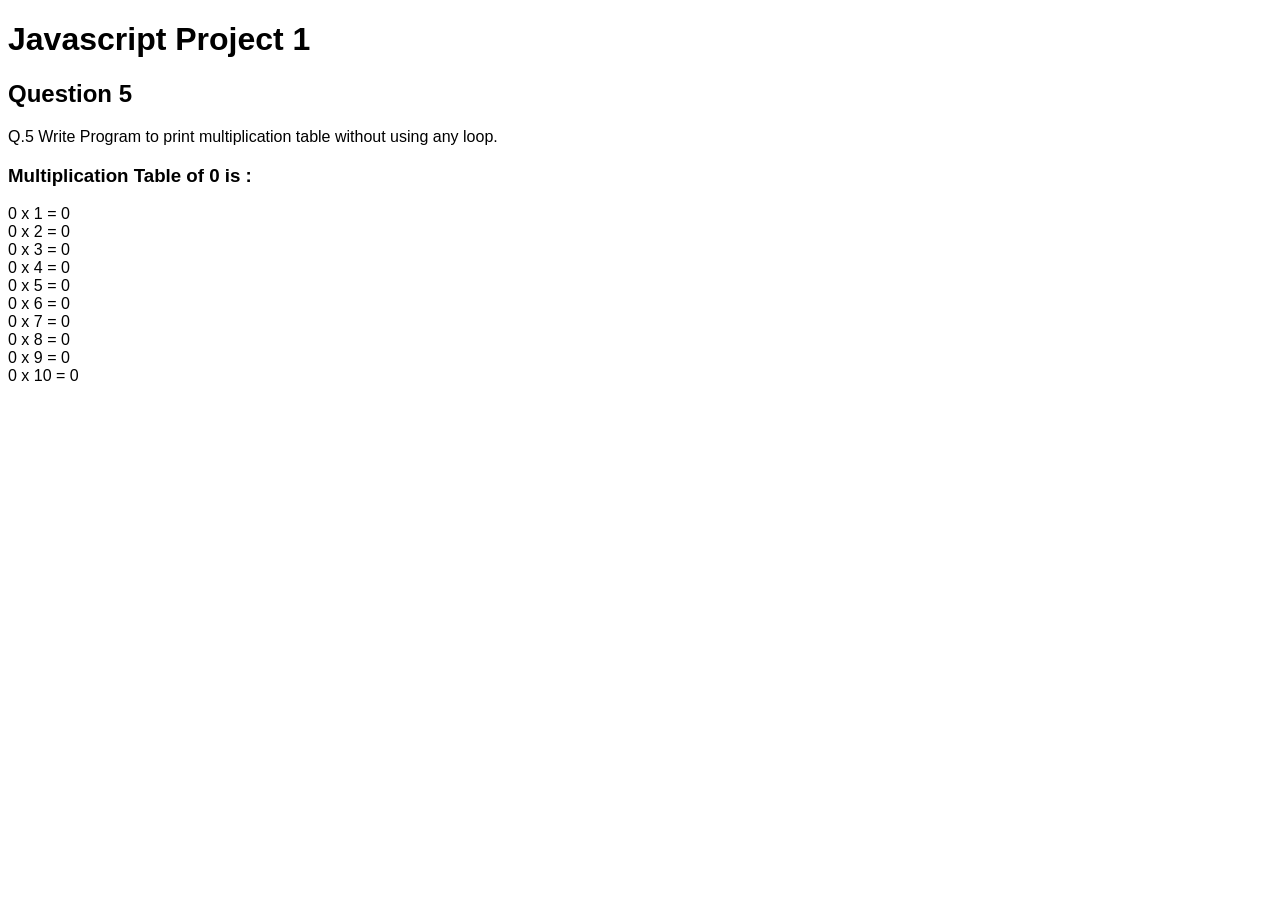
<file: PR.1 Basic calculation/index.html>
<!DOCTYPE html>
<html lang="en">

<head>
    <title>Javascript PR - 1</title>
    <style>
        body {
            font-family: 'Segoe UI', Tahoma, Geneva, Verdana, sans-serif;
        }
    </style>
</head>

<body>
    <h1>Javascript Project 1</h1>

    <!-- <h2>Question 1</h2>
    <p>Q.1 Write a Program to convert temperature from degrees Celsius to Fahrenheit.</p>
    <script src="Question-1.js"></script> -->

    <!-- <h2>Question 2</h2>
    <p>Q.2 Write a Program to find gross salary by adding % of HRA, DA, and TA of user choice.</p>
    <script src="Question-2.js"></script> -->

    <!-- <h2>Question 3</h2>
    <p>Q.3 Write a Program to find the third angle of a triangle if two other angles are given.
    </p>
    <script src="Question-3.js"></script> -->

    <!-- <h2>Question 4</h2>
    <p>Q.4 Write Program to Swap two variables without using a third variable and without using + and - symbol.
    </p>
    <script src="Question-4.js"></script> -->

    <h2>Question 5</h2>
    <p>Q.5 Write Program to print multiplication table without using any loop.</p>
    <script src="Question-5.js"></script>
</body>

</html>
</file>
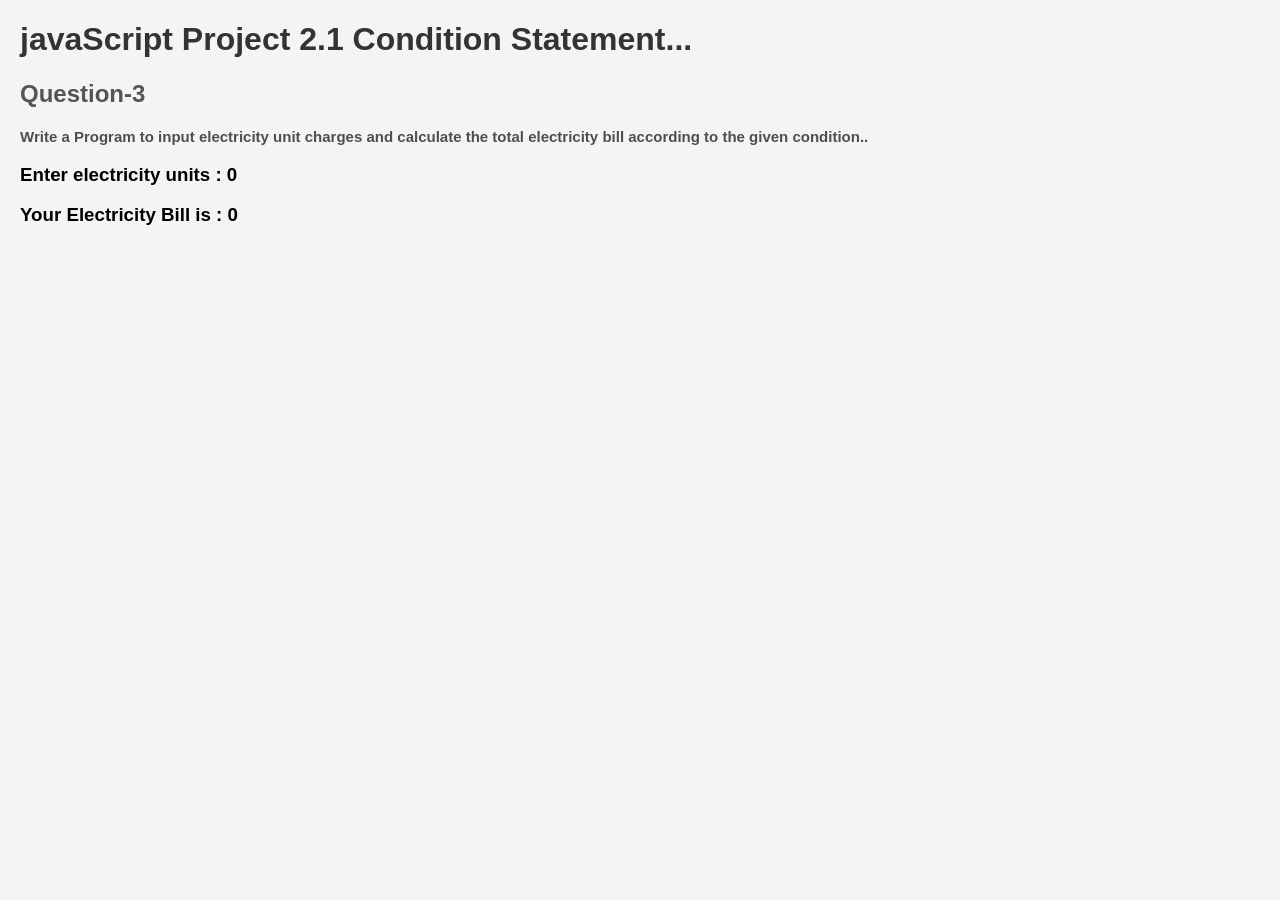
<file: PR.2 Conditional Statement & Iteration Statement/2.1 Condition Statement/index.html>
<!DOCTYPE html>
<html lang="en">

<head>
    <meta charset="UTF-8">
    <meta name="viewport" content="width=device-width, initial-scale=1.0">
    <title>Project 2.1 Condition Statement</title>
    <style>
        body {
            font-family: 'Segoe UI', Tahoma, Geneva, Verdana, sans-serif;
            margin: 20px;
            background-color: #f4f4f4;
        }

        h1 {
            color: #333;
        }

        h2 {
            color: #555;
        }

        p {
            font-size: 15px;
            font-weight: bold;
            color: rgb(78, 78, 78);
        }
    </style>
</head>

<body>

    <h1>javaScript Project 2.1 Condition Statement...</h1>

    <!-- <h2>Question-1</h2>
    <p>Write a program to check whether a number entered by the user is positive or negative.</p>
    <script src="Question-1.js"></script> -->

    <!-- <h2>Question-2</h2>
    <p>Write a program to check whether a number is even or odd, and also check if it is
        divisible by 5 or not.</p>
    <script src="Question-2.js"></script> -->

    <h2>Question-3</h2>
    <p>Write a Program to input electricity unit charges and calculate the total electricity bill
        according to the given condition..</p>
    <script src="Question-3.js"></script>
</body>

</html>
</file>
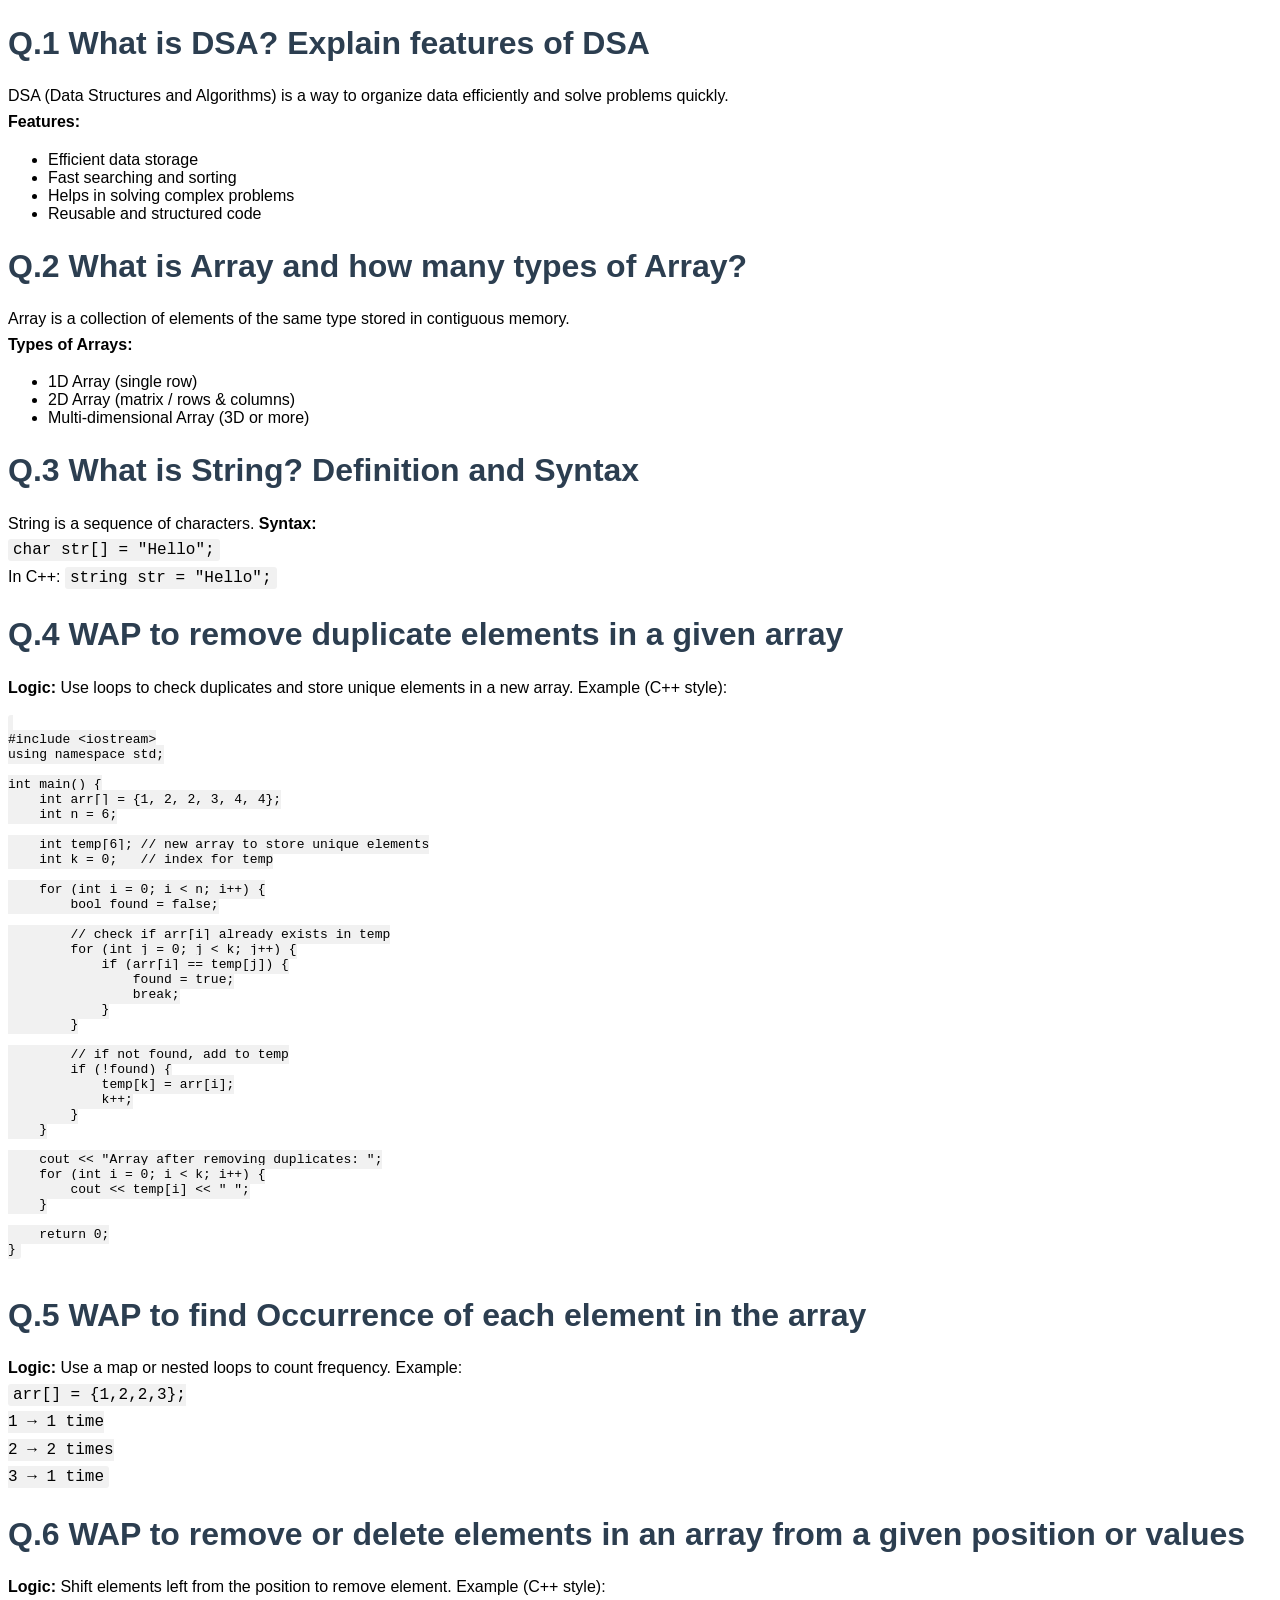
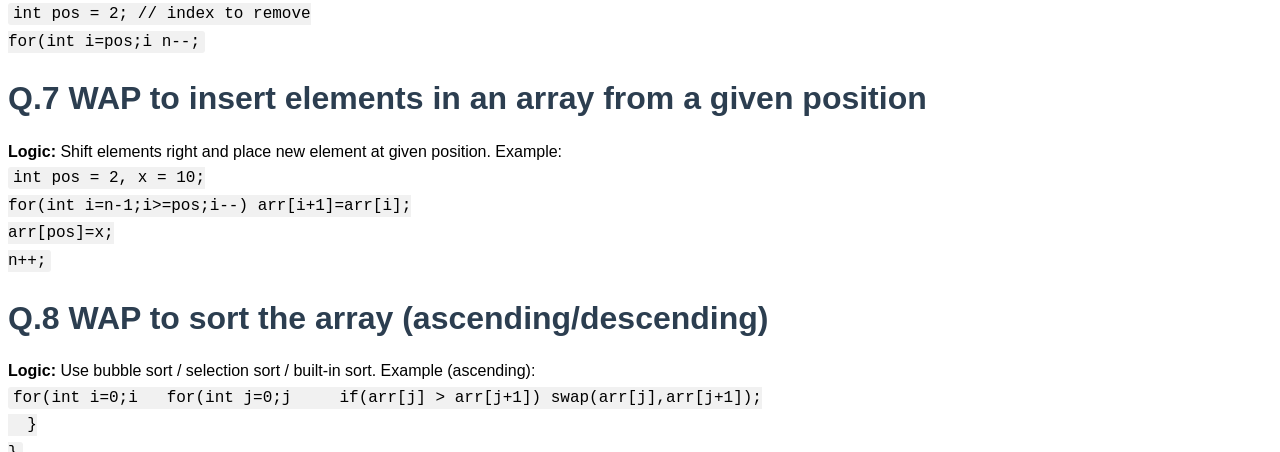
<file: PR/DSA.html>
<!DOCTYPE html>
<html lang="en">

<head>
    <meta charset="UTF-8">
    <meta name="viewport" content="width=device-width, initial-scale=1.0">
    <title>DSA Questions & Answers</title>
    <style>
        html {
            font-family: 'Segoe UI', Tahoma, Geneva, Verdana, sans-serif;
        }

        h1 {
            margin-top: 25px;
            color: #2c3e50;
        }

        p {
            font-size: 16px;
            line-height: 1.6;
        }

        code {
            background-color: #f1f1f1;
            padding: 2px 5px;
            border-radius: 3px;
        }
    </style>
</head>

<body>

    <h1>Q.1 What is DSA? Explain features of DSA</h1>
    <p>
        DSA (Data Structures and Algorithms) is a way to organize data efficiently and solve problems quickly.
        <br>
        <strong>Features:</strong>
    <ul>
        <li>Efficient data storage</li>
        <li>Fast searching and sorting</li>
        <li>Helps in solving complex problems</li>
        <li>Reusable and structured code</li>
    </ul>
    </p>

    <h1>Q.2 What is Array and how many types of Array?</h1>
    <p>
        Array is a collection of elements of the same type stored in contiguous memory.
        <br>
        <strong>Types of Arrays:</strong>
    <ul>
        <li>1D Array (single row)</li>
        <li>2D Array (matrix / rows & columns)</li>
        <li>Multi-dimensional Array (3D or more)</li>
    </ul>
    </p>

    <h1>Q.3 What is String? Definition and Syntax</h1>
    <p>
        String is a sequence of characters.
        <strong>Syntax:</strong>
        <br>
        <code>char str[] = "Hello";</code> <br>
        In C++: <code>string str = "Hello";</code>
    </p>

    <h1>Q.4 WAP to remove duplicate elements in a given array</h1>
    <p>
        <strong>Logic:</strong> Use loops to check duplicates and store unique elements in a new array.
        Example (C++ style):
    </p>
    <pre>
<code>
#include &lt;iostream&gt;
using namespace std;

int main() {
    int arr[] = {1, 2, 2, 3, 4, 4};
    int n = 6;

    int temp[6]; // new array to store unique elements
    int k = 0;   // index for temp

    for (int i = 0; i &lt; n; i++) {
        bool found = false;

        // check if arr[i] already exists in temp
        for (int j = 0; j &lt; k; j++) {
            if (arr[i] == temp[j]) {
                found = true;
                break;
            }
        }

        // if not found, add to temp
        if (!found) {
            temp[k] = arr[i];
            k++;
        }
    }

    cout &lt;&lt; "Array after removing duplicates: ";
    for (int i = 0; i &lt; k; i++) {
        cout &lt;&lt; temp[i] &lt;&lt; " ";
    }

    return 0;
}
</code>
</pre>


    <h1>Q.5 WAP to find Occurrence of each element in the array</h1>
    <p>
        <strong>Logic:</strong> Use a map or nested loops to count frequency.
        Example: <br>
        <code>
arr[] = {1,2,2,3};<br>
1 → 1 time<br>
2 → 2 times<br>
3 → 1 time
        </code>
    </p>

    <h1>Q.6 WAP to remove or delete elements in an array from a given position or values</h1>
    <p>
        <strong>Logic:</strong> Shift elements left from the position to remove element.
        Example (C++ style):
        <br>
        <code>
int pos = 2; // index to remove<br>
for(int i=pos;i<n-1;i++) arr[i]=arr[i+1];<br>
n--;
        </code>
    </p>

    <h1>Q.7 WAP to insert elements in an array from a given position</h1>
    <p>
        <strong>Logic:</strong> Shift elements right and place new element at given position.
        Example:
        <br>
        <code>
int pos = 2, x = 10;<br>
for(int i=n-1;i>=pos;i--) arr[i+1]=arr[i];<br>
arr[pos]=x;<br>
n++;
        </code>
    </p>

    <h1>Q.8 WAP to sort the array (ascending/descending)</h1>
    <p>
        <strong>Logic:</strong> Use bubble sort / selection sort / built-in sort.
        Example (ascending):
        <br>
        <code>
for(int i=0;i<n-1;i++) {<br>
&nbsp;&nbsp;for(int j=0;j<n-i-1;j++) {<br>
&nbsp;&nbsp;&nbsp;&nbsp;if(arr[j] > arr[j+1]) swap(arr[j],arr[j+1]);<br>
&nbsp;&nbsp;}<br>
}
        </code>
    </p>

</body>

</html>
</file>
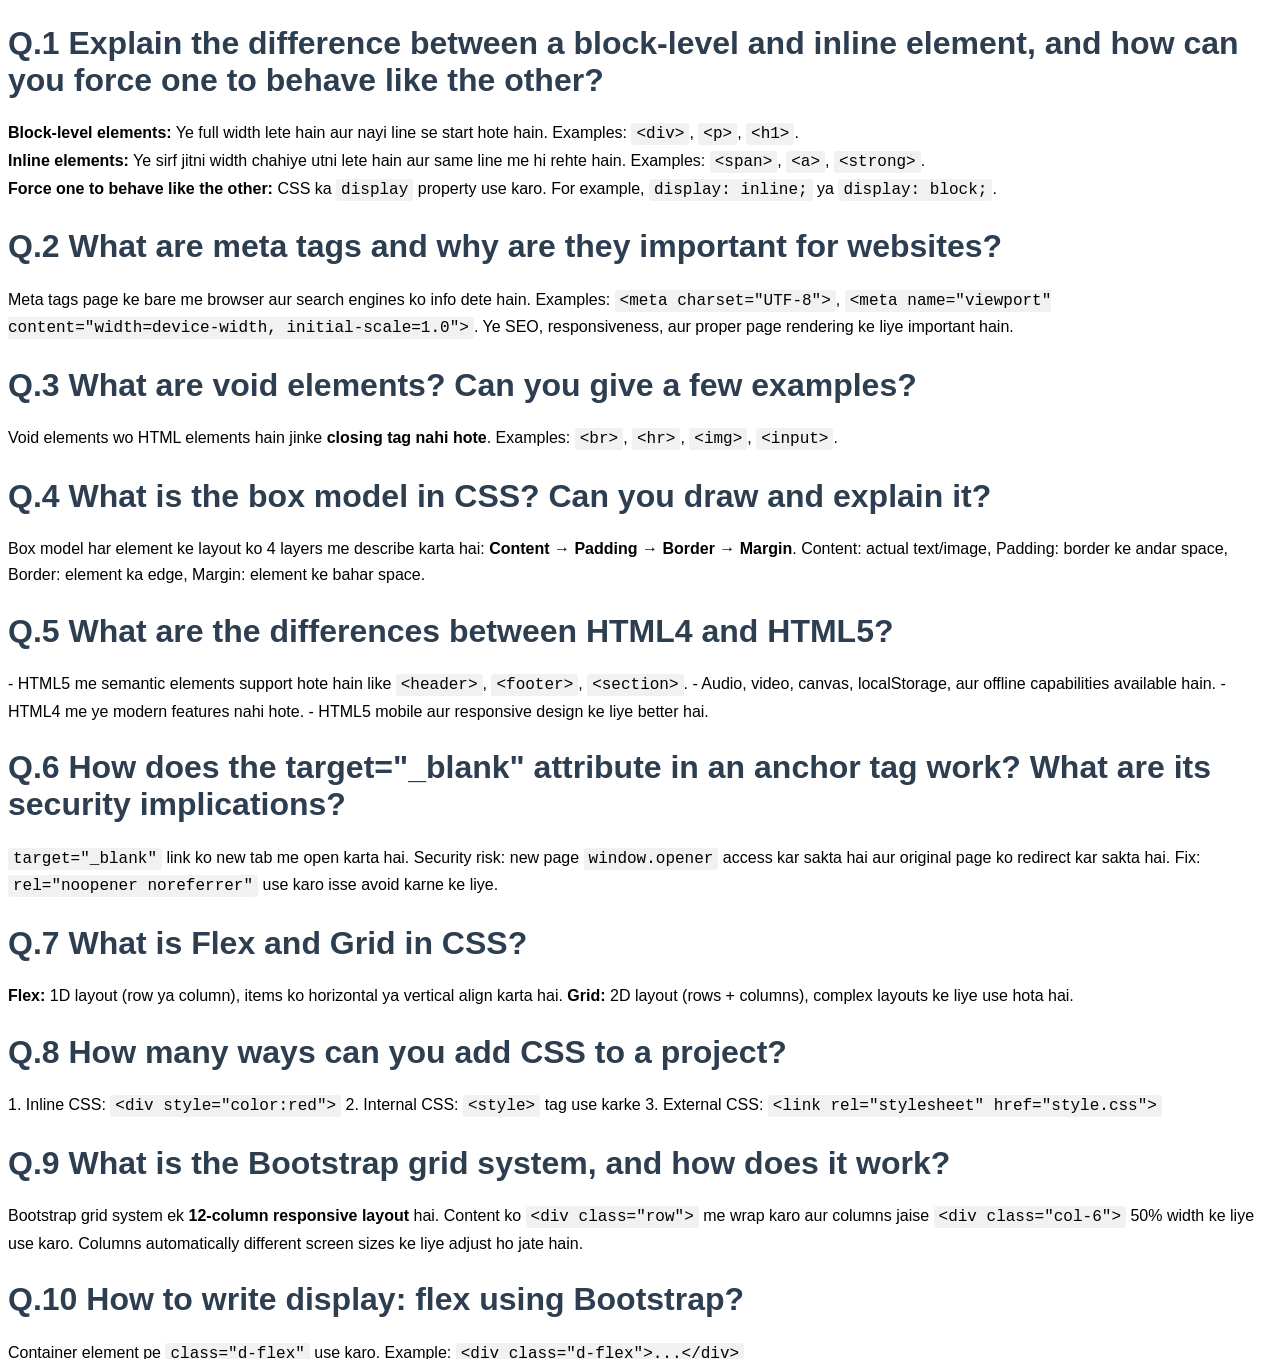
<file: PR/Frontend.html>
<!DOCTYPE html>
<html lang="en">

<head>
    <meta charset="UTF-8">
    <meta name="viewport" content="width=device-width, initial-scale=1.0">
    <title>Front-end Designs Q&A</title>
    <style>
        html {
            font-family: 'Segoe UI', Tahoma, Geneva, Verdana, sans-serif;
        }

        h1 {
            margin-top: 25px;
            color: #2c3e50;
        }

        p {
            font-size: 16px;
            line-height: 1.6;
        }

        code {
            background-color: #f1f1f1;
            padding: 2px 5px;
            border-radius: 3px;
        }
    </style>
</head>

<body>

    <h1>Q.1 Explain the difference between a block-level and inline element, and how can you force one to behave like
        the other?</h1>
    <p>
        <strong>Block-level elements:</strong> Ye full width lete hain aur nayi line se start hote hain. Examples:
        <code>&lt;div&gt;</code>,
        <code>&lt;p&gt;</code>, <code>&lt;h1&gt;</code>.
        <br>
        <strong>Inline elements:</strong> Ye sirf jitni width chahiye utni lete hain aur same line me hi rehte hain.
        Examples:
        <code>&lt;span&gt;</code>, <code>&lt;a&gt;</code>, <code>&lt;strong&gt;</code>.
        <br>
        <strong>Force one to behave like the other:</strong> CSS ka <code>display</code> property use karo. For example,
        <code>display: inline;</code> ya <code>display: block;</code>.
    </p>

    <h1>Q.2 What are meta tags and why are they important for websites?</h1>
    <p>
        Meta tags page ke bare me browser aur search engines ko info dete hain.
        Examples: <code>&lt;meta charset="UTF-8"&gt;</code>,
        <code>&lt;meta name="viewport" content="width=device-width, initial-scale=1.0"&gt;</code>.
        Ye SEO, responsiveness, aur proper page rendering ke liye important hain.
    </p>

    <h1>Q.3 What are void elements? Can you give a few examples?</h1>
    <p>
        Void elements wo HTML elements hain jinke <strong>closing tag nahi hote</strong>. Examples:
        <code>&lt;br&gt;</code>, <code>&lt;hr&gt;</code>, <code>&lt;img&gt;</code>, <code>&lt;input&gt;</code>.
    </p>

    <h1>Q.4 What is the box model in CSS? Can you draw and explain it?</h1>
    <p>
        Box model har element ke layout ko 4 layers me describe karta hai:
        <strong>Content → Padding → Border → Margin</strong>.
        Content: actual text/image, Padding: border ke andar space, Border: element ka edge, Margin: element ke bahar
        space.
    </p>

    <h1>Q.5 What are the differences between HTML4 and HTML5?</h1>
    <p>
        - HTML5 me semantic elements support hote hain like <code>&lt;header&gt;</code>, <code>&lt;footer&gt;</code>,
        <code>&lt;section&gt;</code>.
        - Audio, video, canvas, localStorage, aur offline capabilities available hain.
        - HTML4 me ye modern features nahi hote.
        - HTML5 mobile aur responsive design ke liye better hai.
    </p>

    <h1>Q.6 How does the target="_blank" attribute in an anchor tag work? What are its security implications?</h1>
    <p>
        <code>target="_blank"</code> link ko new tab me open karta hai.
        Security risk: new page <code>window.opener</code> access kar sakta hai aur original page ko redirect kar sakta
        hai.
        Fix: <code>rel="noopener noreferrer"</code> use karo isse avoid karne ke liye.
    </p>

    <h1>Q.7 What is Flex and Grid in CSS?</h1>
    <p>
        <strong>Flex:</strong> 1D layout (row ya column), items ko horizontal ya vertical align karta hai.
        <strong>Grid:</strong> 2D layout (rows + columns), complex layouts ke liye use hota hai.
    </p>

    <h1>Q.8 How many ways can you add CSS to a project?</h1>
    <p>
        1. Inline CSS: <code>&lt;div style="color:red"&gt;</code>
        2. Internal CSS: <code>&lt;style&gt;</code> tag use karke
        3. External CSS: <code>&lt;link rel="stylesheet" href="style.css"&gt;</code>
    </p>

    <h1>Q.9 What is the Bootstrap grid system, and how does it work?</h1>
    <p>
        Bootstrap grid system ek <strong>12-column responsive layout</strong> hai.
        Content ko <code>&lt;div class="row"&gt;</code> me wrap karo aur columns jaise
        <code>&lt;div class="col-6"&gt;</code> 50% width ke liye use karo.
        Columns automatically different screen sizes ke liye adjust ho jate hain.
    </p>

    <h1>Q.10 How to write display: flex using Bootstrap?</h1>
    <p>
        Container element pe <code>class="d-flex"</code> use karo.
        Example: <code>&lt;div class="d-flex"&gt;...&lt;/div&gt;</code>
    </p>

</body>

</html>
</file>
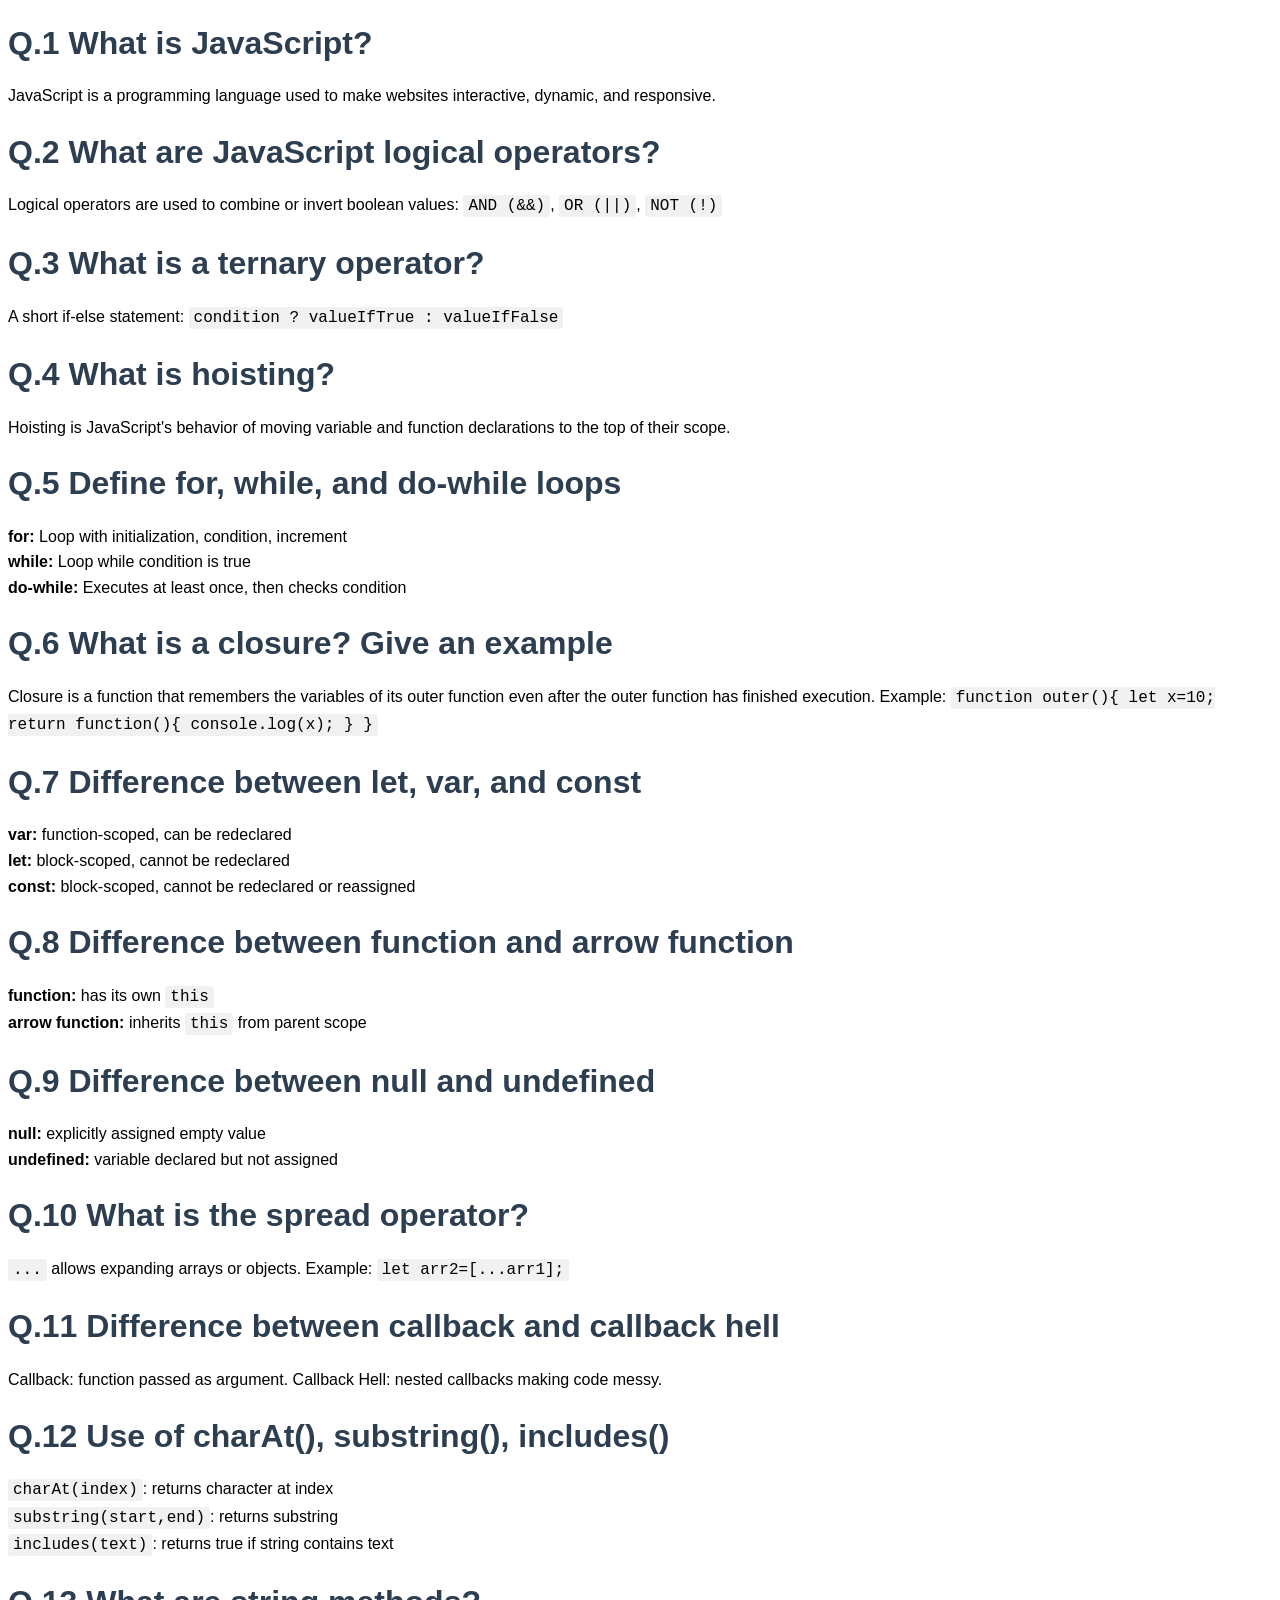
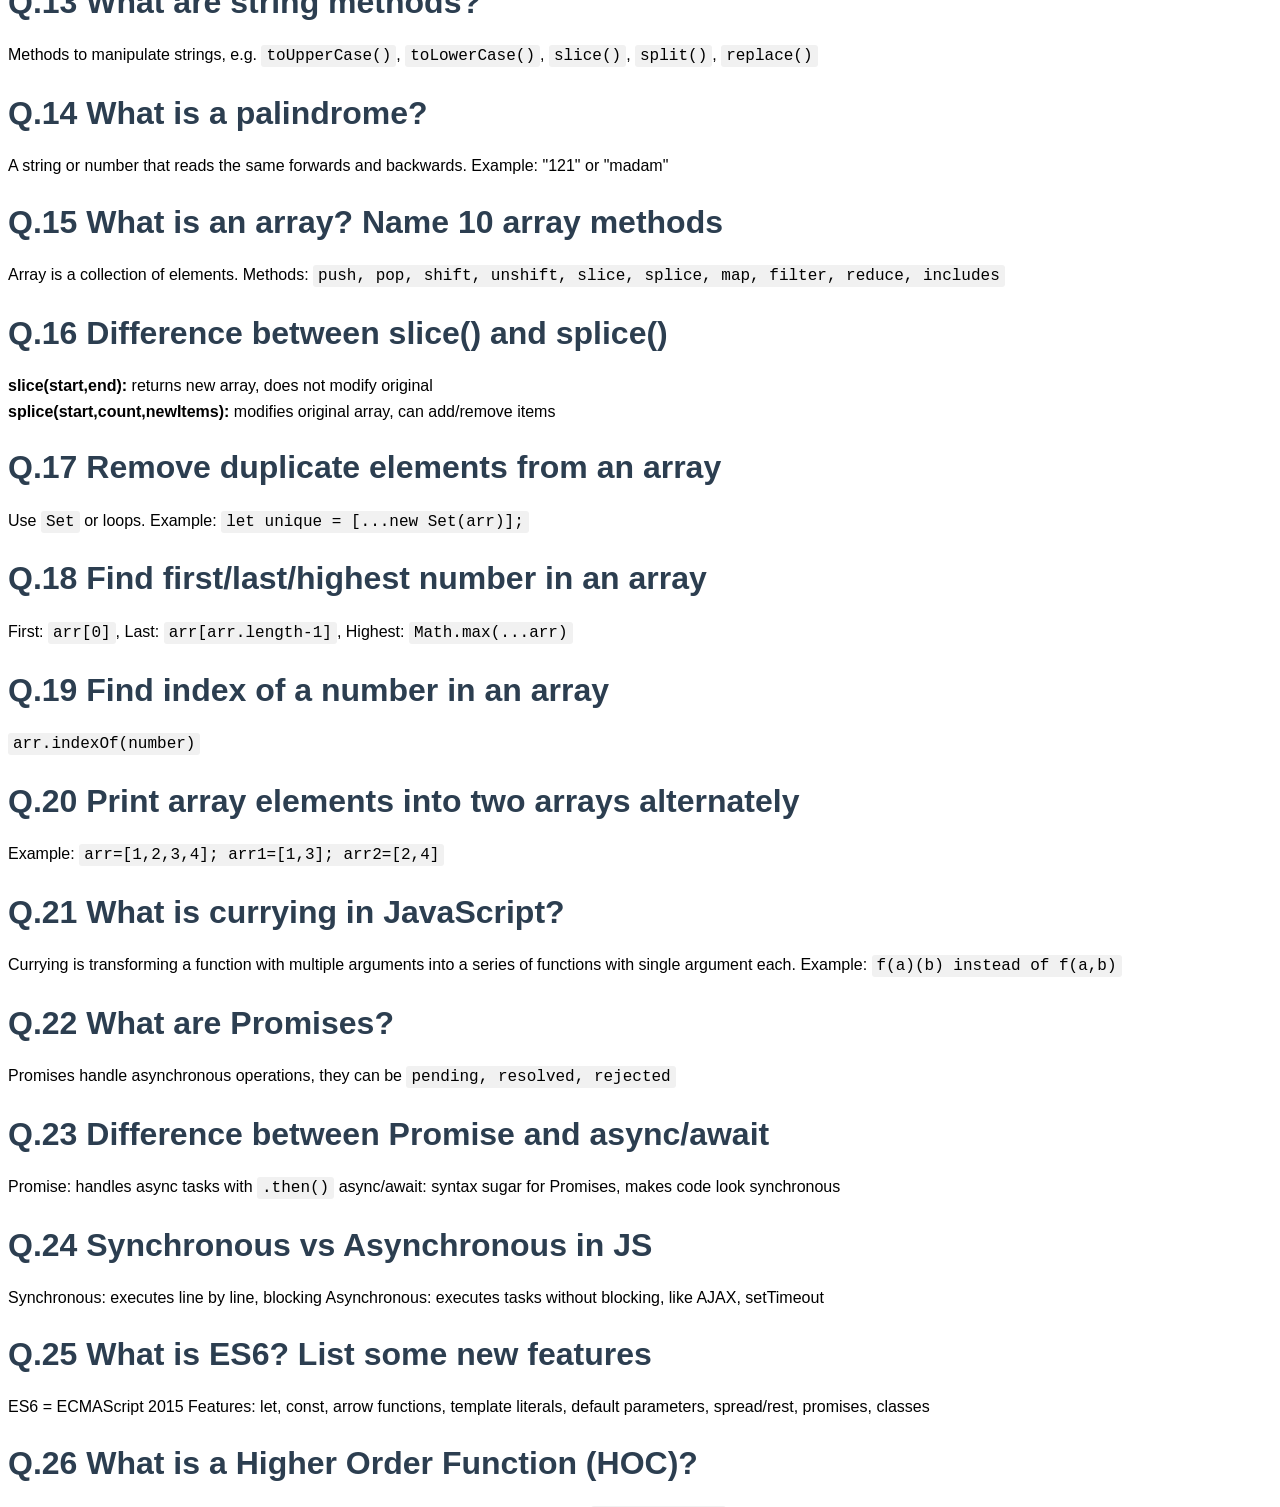
<file: PR/javascriptViva.html>
<!DOCTYPE html>
<html lang="en">

<head>
    <meta charset="UTF-8">
    <meta name="viewport" content="width=device-width, initial-scale=1.0">
    <title>JavaScript Questions & Answers</title>
    <style>
        html {
            font-family: 'Segoe UI', Tahoma, Geneva, Verdana, sans-serif;
        }

        h1 {
            margin-top: 25px;
            color: #2c3e50;
        }

        p {
            font-size: 16px;
            line-height: 1.6;
        }

        code {
            background-color: #f1f1f1;
            padding: 2px 5px;
            border-radius: 3px;
        }
    </style>
</head>

<body>

    <h1>Q.1 What is JavaScript?</h1>
    <p>JavaScript is a programming language used to make websites interactive, dynamic, and responsive.</p>

    <h1>Q.2 What are JavaScript logical operators?</h1>
    <p>Logical operators are used to combine or invert boolean values: <code>AND (&&)</code>, <code>OR (||)</code>,
        <code>NOT (!)</code>
    </p>

    <h1>Q.3 What is a ternary operator?</h1>
    <p>A short if-else statement: <code>condition ? valueIfTrue : valueIfFalse</code></p>

    <h1>Q.4 What is hoisting?</h1>
    <p>Hoisting is JavaScript's behavior of moving variable and function declarations to the top of their scope.</p>

    <h1>Q.5 Define for, while, and do-while loops</h1>
    <p>
        <strong>for:</strong> Loop with initialization, condition, increment <br>
        <strong>while:</strong> Loop while condition is true <br>
        <strong>do-while:</strong> Executes at least once, then checks condition
    </p>

    <h1>Q.6 What is a closure? Give an example</h1>
    <p>Closure is a function that remembers the variables of its outer function even after the outer function has
        finished execution.
        Example: <code>function outer(){ let x=10; return function(){ console.log(x); } }</code></p>

    <h1>Q.7 Difference between let, var, and const</h1>
    <p>
        <strong>var:</strong> function-scoped, can be redeclared <br>
        <strong>let:</strong> block-scoped, cannot be redeclared <br>
        <strong>const:</strong> block-scoped, cannot be redeclared or reassigned
    </p>

    <h1>Q.8 Difference between function and arrow function</h1>
    <p>
        <strong>function:</strong> has its own <code>this</code> <br>
        <strong>arrow function:</strong> inherits <code>this</code> from parent scope
    </p>

    <h1>Q.9 Difference between null and undefined</h1>
    <p>
        <strong>null:</strong> explicitly assigned empty value <br>
        <strong>undefined:</strong> variable declared but not assigned
    </p>

    <h1>Q.10 What is the spread operator?</h1>
    <p><code>...</code> allows expanding arrays or objects. Example: <code>let arr2=[...arr1];</code></p>

    <h1>Q.11 Difference between callback and callback hell</h1>
    <p>Callback: function passed as argument.
        Callback Hell: nested callbacks making code messy.</p>

    <h1>Q.12 Use of charAt(), substring(), includes()</h1>
    <p>
        <code>charAt(index)</code>: returns character at index <br>
        <code>substring(start,end)</code>: returns substring <br>
        <code>includes(text)</code>: returns true if string contains text
    </p>

    <h1>Q.13 What are string methods?</h1>
    <p>Methods to manipulate strings, e.g. <code>toUpperCase()</code>, <code>toLowerCase()</code>, <code>slice()</code>,
        <code>split()</code>, <code>replace()</code>
    </p>

    <h1>Q.14 What is a palindrome?</h1>
    <p>A string or number that reads the same forwards and backwards. Example: "121" or "madam"</p>

    <h1>Q.15 What is an array? Name 10 array methods</h1>
    <p>
        Array is a collection of elements.
        Methods: <code>push, pop, shift, unshift, slice, splice, map, filter, reduce, includes</code>
    </p>

    <h1>Q.16 Difference between slice() and splice()</h1>
    <p>
        <strong>slice(start,end):</strong> returns new array, does not modify original <br>
        <strong>splice(start,count,newItems):</strong> modifies original array, can add/remove items
    </p>

    <h1>Q.17 Remove duplicate elements from an array</h1>
    <p>Use <code>Set</code> or loops. Example: <code>let unique = [...new Set(arr)];</code></p>

    <h1>Q.18 Find first/last/highest number in an array</h1>
    <p>
        First: <code>arr[0]</code>, Last: <code>arr[arr.length-1]</code>, Highest: <code>Math.max(...arr)</code>
    </p>

    <h1>Q.19 Find index of a number in an array</h1>
    <p><code>arr.indexOf(number)</code></p>

    <h1>Q.20 Print array elements into two arrays alternately</h1>
    <p>
        Example:
        <code>arr=[1,2,3,4]; arr1=[1,3]; arr2=[2,4]</code>
    </p>

    <h1>Q.21 What is currying in JavaScript?</h1>
    <p>Currying is transforming a function with multiple arguments into a series of functions with single argument each.
        Example: <code>f(a)(b) instead of f(a,b)</code></p>

    <h1>Q.22 What are Promises?</h1>
    <p>Promises handle asynchronous operations, they can be <code>pending, resolved, rejected</code></p>

    <h1>Q.23 Difference between Promise and async/await</h1>
    <p>
        Promise: handles async tasks with <code>.then()</code>
        async/await: syntax sugar for Promises, makes code look synchronous
    </p>

    <h1>Q.24 Synchronous vs Asynchronous in JS</h1>
    <p>Synchronous: executes line by line, blocking
        Asynchronous: executes tasks without blocking, like AJAX, setTimeout</p>

    <h1>Q.25 What is ES6? List some new features</h1>
    <p>ES6 = ECMAScript 2015
        Features: let, const, arrow functions, template literals, default parameters, spread/rest, promises, classes</p>

    <h1>Q.26 What is a Higher Order Function (HOC)?</h1>
    <p>A function that takes another function as argument or returns a function. Example: <code>arr.map(func)</code></p>

</body>

</html>
</file>
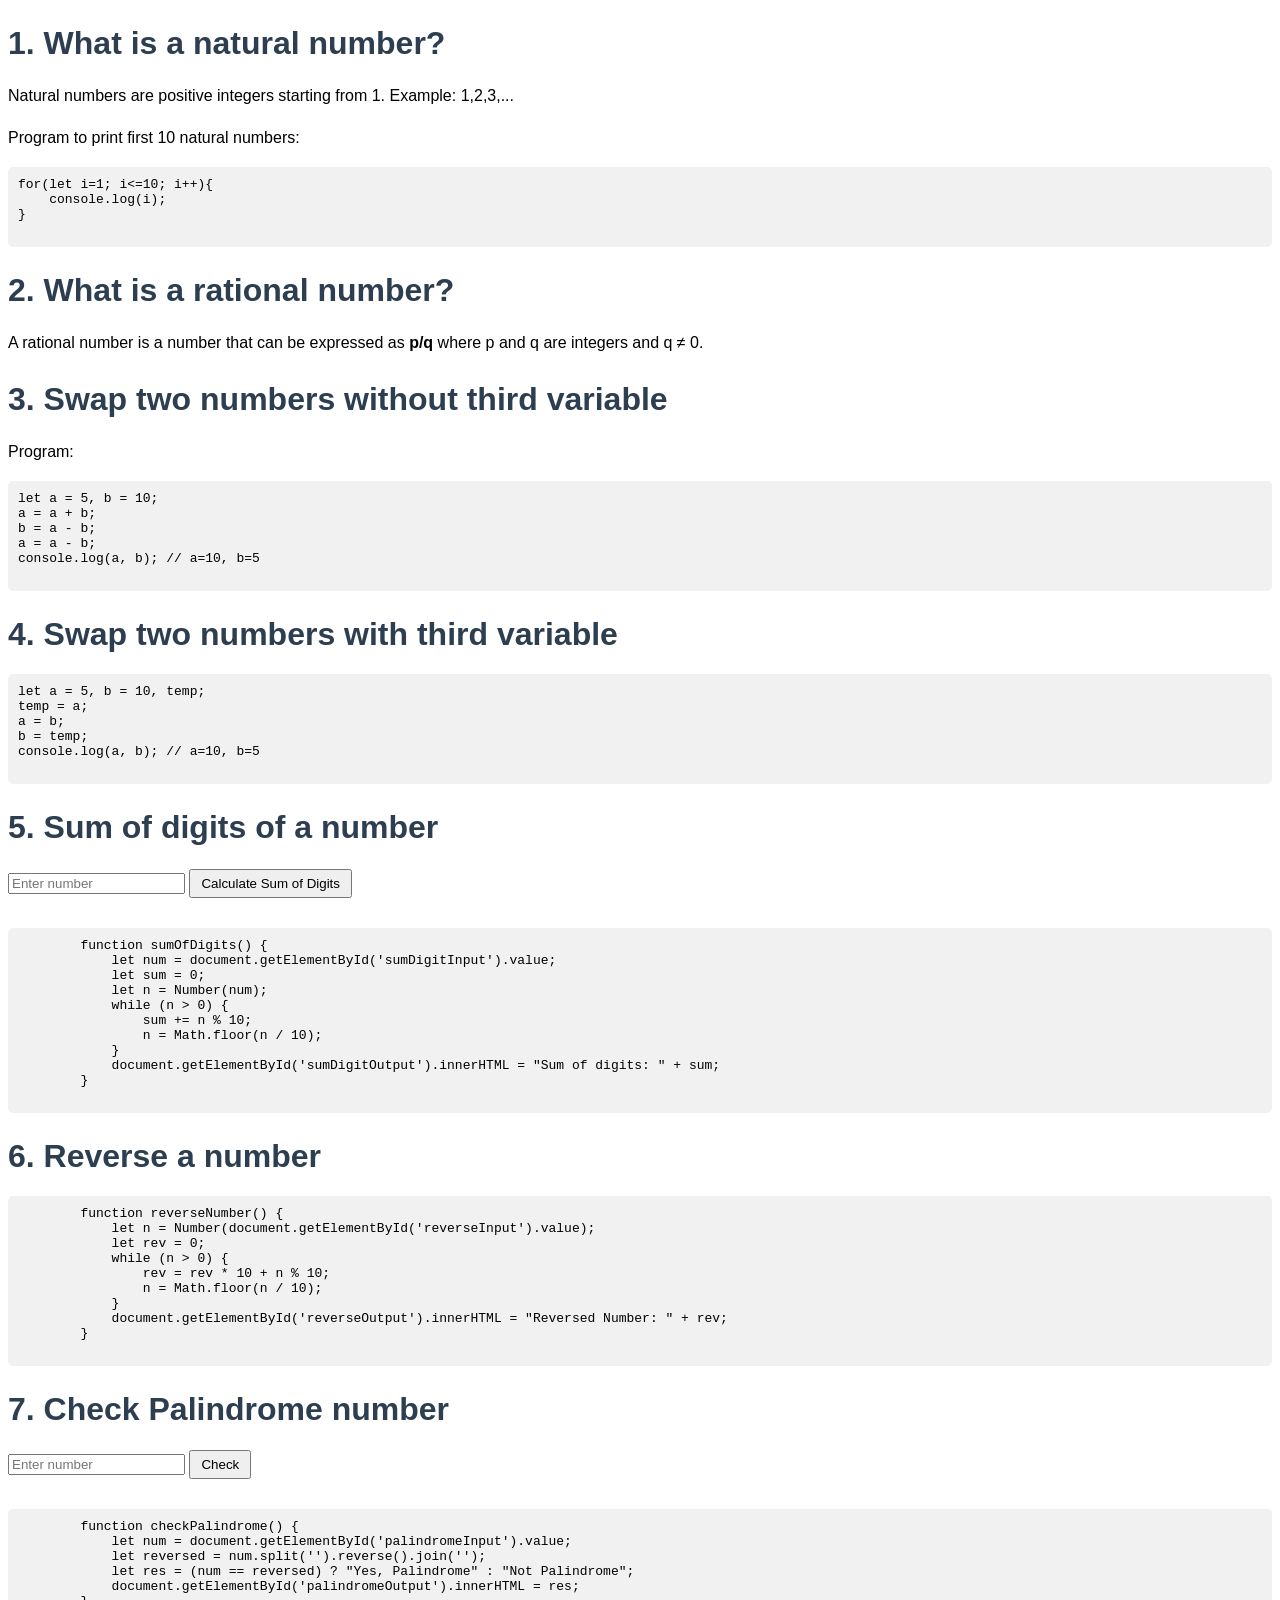
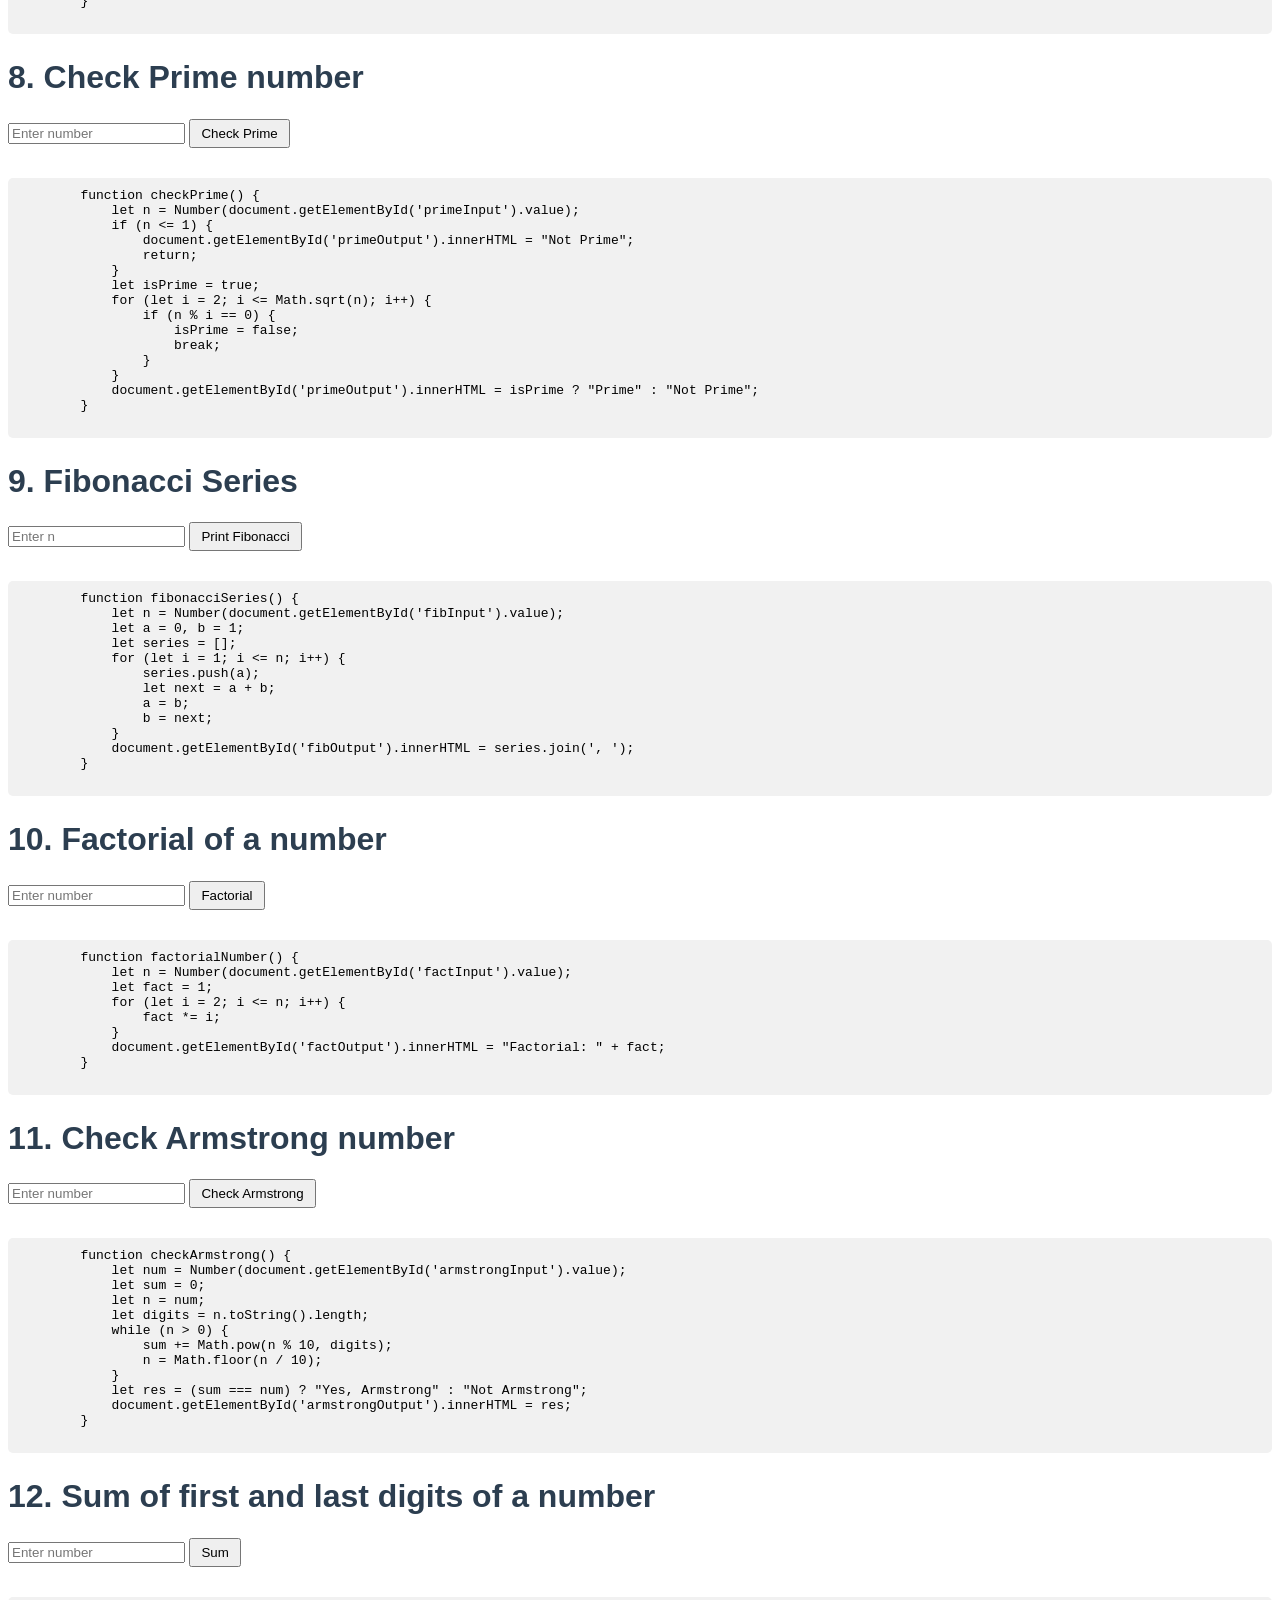
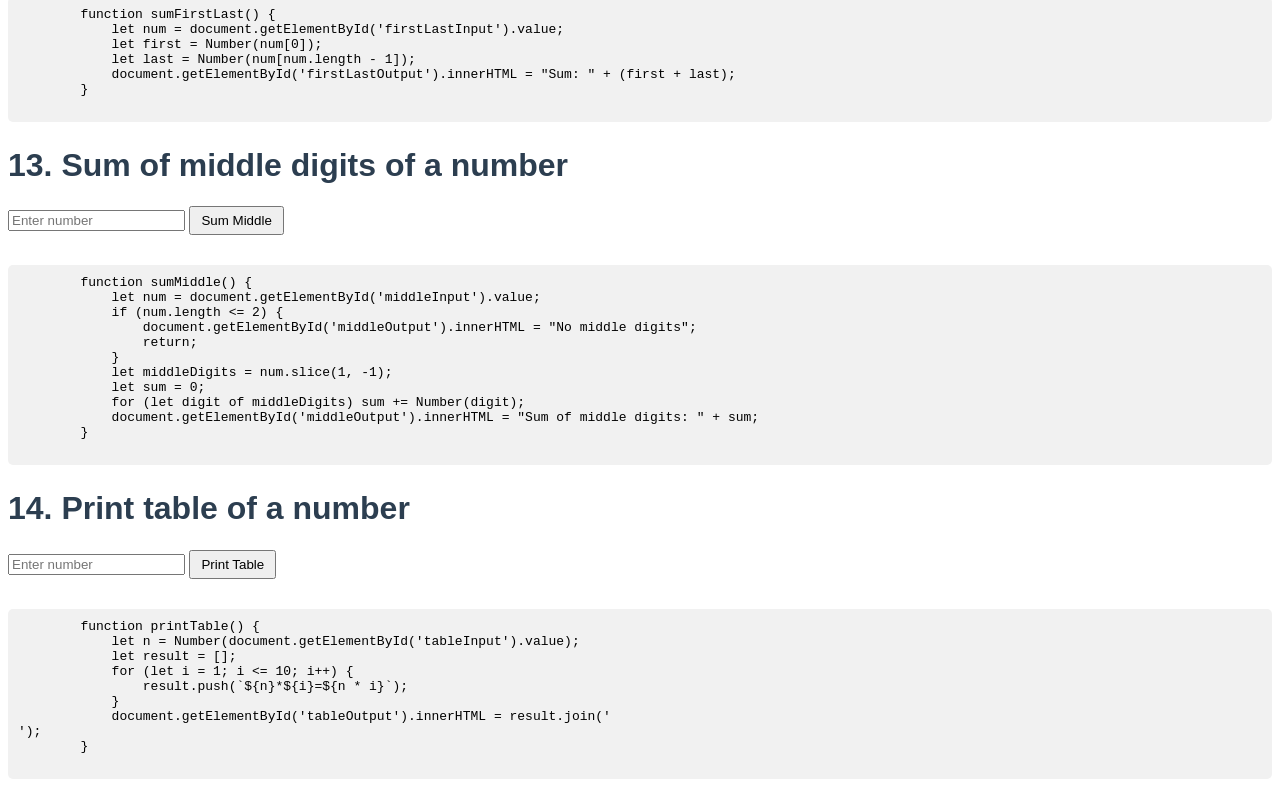
<file: PR/logical.html>
<!DOCTYPE html>
<html lang="en">

<head>
    <meta charset="UTF-8">
    <meta name="viewport" content="width=device-width, initial-scale=1.0">
    <title>Logical Questions JS Programs</title>
    <style>
        html {
            font-family: 'Segoe UI', Tahoma, Geneva, Verdana, sans-serif;
        }

        h1 {
            margin-top: 25px;
            color: #2c3e50;
        }

        p {
            font-size: 16px;
            line-height: 1.6;
        }

        pre {
            background-color: #f1f1f1;
            padding: 10px;
            border-radius: 5px;
        }

        input {
            margin: 5px 0;
        }

        button {
            margin-bottom: 15px;
            padding: 5px 10px;
        }

        .output {
            margin: 5px 0 15px 0;
            color: #2c3e50;
            font-weight: bold;
        }
    </style>
</head>

<body>

    <h1>1. What is a natural number?</h1>
    <p>Natural numbers are positive integers starting from 1. Example: 1,2,3,...</p>
    <p>Program to print first 10 natural numbers:</p>
    <pre>
for(let i=1; i<=10; i++){
    console.log(i);
}
    </pre>

    <h1>2. What is a rational number?</h1>
    <p>A rational number is a number that can be expressed as <strong>p/q</strong> where p and q are integers and q ≠ 0.
    </p>

    <h1>3. Swap two numbers without third variable</h1>
    <p>Program:</p>
    <pre>
let a = 5, b = 10;
a = a + b;
b = a - b;
a = a - b;
console.log(a, b); // a=10, b=5
    </pre>

    <h1>4. Swap two numbers with third variable</h1>
    <pre>
let a = 5, b = 10, temp;
temp = a;
a = b;
b = temp;
console.log(a, b); // a=10, b=5
    </pre>

    <h1>5. Sum of digits of a number</h1>
    <input type="number" id="sumDigitInput" placeholder="Enter number">
    <button onclick="sumOfDigits()">Calculate Sum of Digits</button>
    <div class="output" id="sumDigitOutput"></div>
    <pre>
        function sumOfDigits() {
            let num = document.getElementById('sumDigitInput').value;
            let sum = 0;
            let n = Number(num);
            while (n > 0) {
                sum += n % 10;
                n = Math.floor(n / 10);
            }
            document.getElementById('sumDigitOutput').innerHTML = "Sum of digits: " + sum;
        }
    </pre>

    <h1>6. Reverse a number</h1>
    <div class="output" id="reverseOutput"></div>
    <pre>
        function reverseNumber() {
            let n = Number(document.getElementById('reverseInput').value);
            let rev = 0;
            while (n > 0) {
                rev = rev * 10 + n % 10;
                n = Math.floor(n / 10);
            }
            document.getElementById('reverseOutput').innerHTML = "Reversed Number: " + rev;
        }
    </pre>

    <h1>7. Check Palindrome number</h1>
    <input type="number" id="palindromeInput" placeholder="Enter number">
    <button onclick="checkPalindrome()">Check</button>
    <div class="output" id="palindromeOutput"></div>
    <pre>
        function checkPalindrome() {
            let num = document.getElementById('palindromeInput').value;
            let reversed = num.split('').reverse().join('');
            let res = (num == reversed) ? "Yes, Palindrome" : "Not Palindrome";
            document.getElementById('palindromeOutput').innerHTML = res;
        }
    </pre>

    <h1>8. Check Prime number</h1>
    <input type="number" id="primeInput" placeholder="Enter number">
    <button onclick="checkPrime()">Check Prime</button>
    <div class="output" id="primeOutput"></div>
    <pre>
        function checkPrime() {
            let n = Number(document.getElementById('primeInput').value);
            if (n <= 1) {
                document.getElementById('primeOutput').innerHTML = "Not Prime";
                return;
            }
            let isPrime = true;
            for (let i = 2; i <= Math.sqrt(n); i++) {
                if (n % i == 0) {
                    isPrime = false;
                    break;
                }
            }
            document.getElementById('primeOutput').innerHTML = isPrime ? "Prime" : "Not Prime";
        }
    </pre>

    <h1>9. Fibonacci Series</h1>
    <input type="number" id="fibInput" placeholder="Enter n">
    <button onclick="fibonacciSeries()">Print Fibonacci</button>
    <div class="output" id="fibOutput"></div>
    <pre>
        function fibonacciSeries() {
            let n = Number(document.getElementById('fibInput').value);
            let a = 0, b = 1;
            let series = [];
            for (let i = 1; i <= n; i++) {
                series.push(a);
                let next = a + b;
                a = b;
                b = next;
            }
            document.getElementById('fibOutput').innerHTML = series.join(', ');
        }
    </pre>

    <h1>10. Factorial of a number</h1>
    <input type="number" id="factInput" placeholder="Enter number">
    <button onclick="factorialNumber()">Factorial</button>
    <div class="output" id="factOutput"></div>
    <pre>
        function factorialNumber() {
            let n = Number(document.getElementById('factInput').value);
            let fact = 1;
            for (let i = 2; i <= n; i++) {
                fact *= i;
            }
            document.getElementById('factOutput').innerHTML = "Factorial: " + fact;
        }
    </pre>

    <h1>11. Check Armstrong number</h1>
    <input type="number" id="armstrongInput" placeholder="Enter number">
    <button onclick="checkArmstrong()">Check Armstrong</button>
    <div class="output" id="armstrongOutput"></div>
    <pre>
        function checkArmstrong() {
            let num = Number(document.getElementById('armstrongInput').value);
            let sum = 0;
            let n = num;
            let digits = n.toString().length;
            while (n > 0) {
                sum += Math.pow(n % 10, digits);
                n = Math.floor(n / 10);
            }
            let res = (sum === num) ? "Yes, Armstrong" : "Not Armstrong";
            document.getElementById('armstrongOutput').innerHTML = res;
        }
    </pre>

    <h1>12. Sum of first and last digits of a number</h1>
    <input type="number" id="firstLastInput" placeholder="Enter number">
    <button onclick="sumFirstLast()">Sum</button>
    <div class="output" id="firstLastOutput"></div>
    <pre>
        function sumFirstLast() {
            let num = document.getElementById('firstLastInput').value;
            let first = Number(num[0]);
            let last = Number(num[num.length - 1]);
            document.getElementById('firstLastOutput').innerHTML = "Sum: " + (first + last);
        }
    </pre>

    <h1>13. Sum of middle digits of a number</h1>
    <input type="number" id="middleInput" placeholder="Enter number">
    <button onclick="sumMiddle()">Sum Middle</button>
    <div class="output" id="middleOutput"></div>
    <pre>
        function sumMiddle() {
            let num = document.getElementById('middleInput').value;
            if (num.length <= 2) {
                document.getElementById('middleOutput').innerHTML = "No middle digits";
                return;
            }
            let middleDigits = num.slice(1, -1);
            let sum = 0;
            for (let digit of middleDigits) sum += Number(digit);
            document.getElementById('middleOutput').innerHTML = "Sum of middle digits: " + sum;
        }
    </pre>

    <h1>14. Print table of a number</h1>
    <input type="number" id="tableInput" placeholder="Enter number">
    <button onclick="printTable()">Print Table</button>
    <div class="output" id="tableOutput"></div>
    <pre>
        function printTable() {
            let n = Number(document.getElementById('tableInput').value);
            let result = [];
            for (let i = 1; i <= 10; i++) {
                result.push(`${n}*${i}=${n * i}`);
            }
            document.getElementById('tableOutput').innerHTML = result.join('<br>');
        }
    </pre>

</body>

</html>
</file>
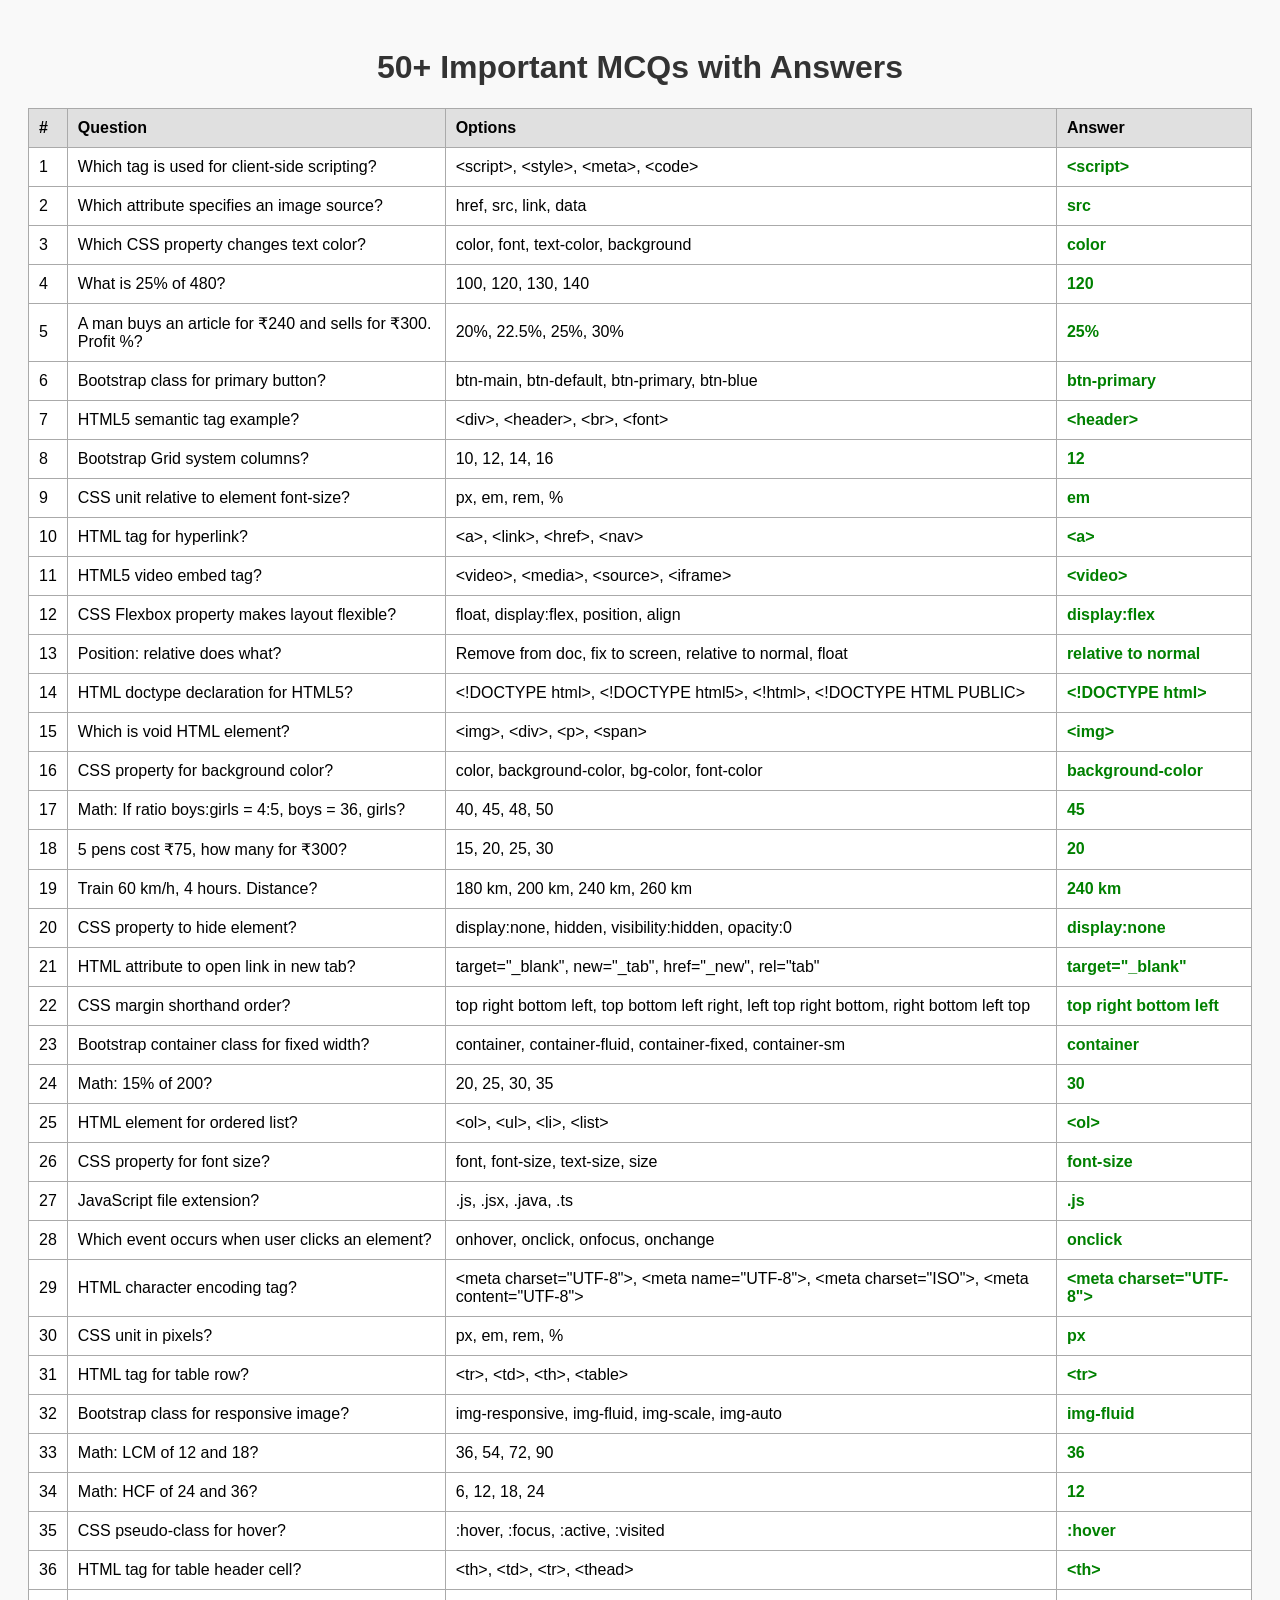
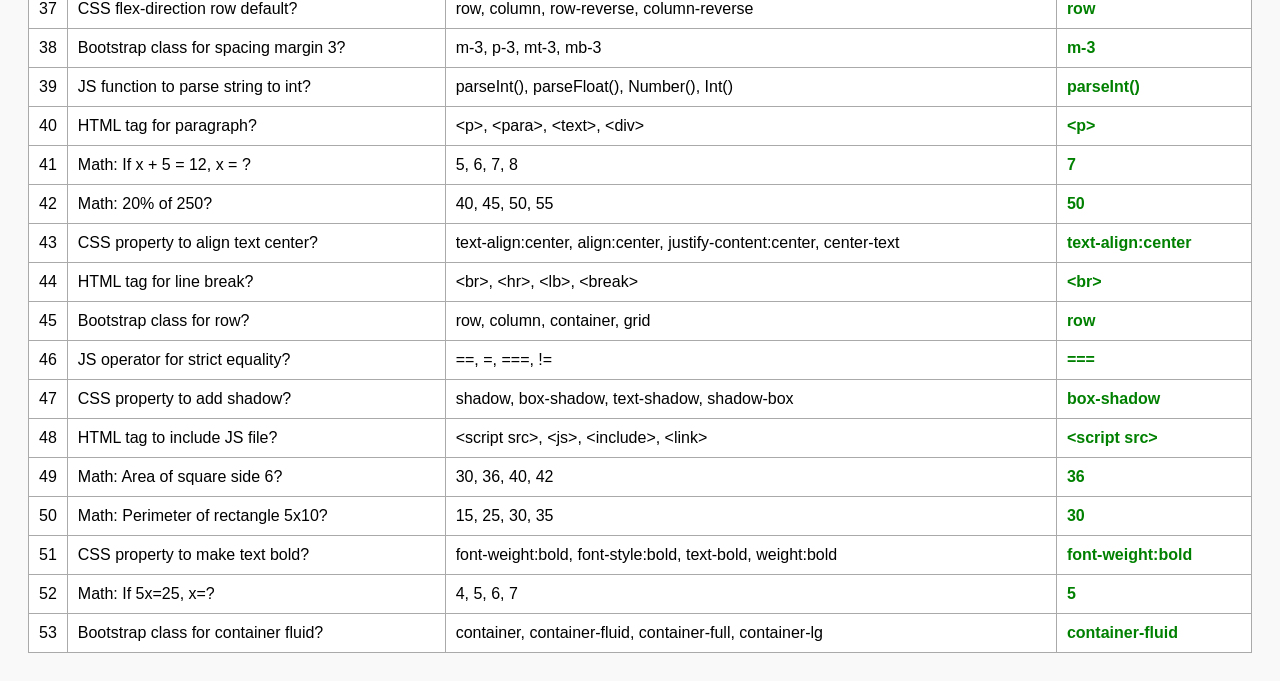
<file: PR/McQ.html>
<!DOCTYPE html>
<html lang="en">

<head>
    <meta charset="UTF-8">
    <meta name="viewport" content="width=device-width, initial-scale=1.0">
    <title>50+ MCQs with Answers</title>
    <style>
        body {
            font-family: Arial, sans-serif;
            padding: 20px;
            background-color: #f9f9f9;
        }

        h1 {
            text-align: center;
            color: #333;
        }

        table {
            width: 100%;
            border-collapse: collapse;
            margin-top: 20px;
            background-color: #fff;
        }

        th,
        td {
            border: 1px solid #aaa;
            padding: 10px;
            text-align: left;
        }

        th {
            background-color: #e0e0e0;
        }

        .answer {
            color: green;
            font-weight: bold;
        }
    </style>
</head>

<body>
    <h1>50+ Important MCQs with Answers</h1>
    <table>
        <tr>
            <th>#</th>
            <th>Question</th>
            <th>Options</th>
            <th>Answer</th>
        </tr>

        <tr>
            <td>1</td>
            <td>Which tag is used for client-side scripting?</td>
            <td>&lt;script&gt;, &lt;style&gt;, &lt;meta&gt;, &lt;code&gt;</td>
            <td class="answer">&lt;script&gt;</td>
        </tr>
        <tr>
            <td>2</td>
            <td>Which attribute specifies an image source?</td>
            <td>href, src, link, data</td>
            <td class="answer">src</td>
        </tr>
        <tr>
            <td>3</td>
            <td>Which CSS property changes text color?</td>
            <td>color, font, text-color, background</td>
            <td class="answer">color</td>
        </tr>
        <tr>
            <td>4</td>
            <td>What is 25% of 480?</td>
            <td>100, 120, 130, 140</td>
            <td class="answer">120</td>
        </tr>
        <tr>
            <td>5</td>
            <td>A man buys an article for ₹240 and sells for ₹300. Profit %?</td>
            <td>20%, 22.5%, 25%, 30%</td>
            <td class="answer">25%</td>
        </tr>
        <tr>
            <td>6</td>
            <td>Bootstrap class for primary button?</td>
            <td>btn-main, btn-default, btn-primary, btn-blue</td>
            <td class="answer">btn-primary</td>
        </tr>
        <tr>
            <td>7</td>
            <td>HTML5 semantic tag example?</td>
            <td>&lt;div&gt;, &lt;header&gt;, &lt;br&gt;, &lt;font&gt;</td>
            <td class="answer">&lt;header&gt;</td>
        </tr>
        <tr>
            <td>8</td>
            <td>Bootstrap Grid system columns?</td>
            <td>10, 12, 14, 16</td>
            <td class="answer">12</td>
        </tr>
        <tr>
            <td>9</td>
            <td>CSS unit relative to element font-size?</td>
            <td>px, em, rem, %</td>
            <td class="answer">em</td>
        </tr>
        <tr>
            <td>10</td>
            <td>HTML tag for hyperlink?</td>
            <td>&lt;a&gt;, &lt;link&gt;, &lt;href&gt;, &lt;nav&gt;</td>
            <td class="answer">&lt;a&gt;</td>
        </tr>

        <tr>
            <td>11</td>
            <td>HTML5 video embed tag?</td>
            <td>&lt;video&gt;, &lt;media&gt;, &lt;source&gt;, &lt;iframe&gt;</td>
            <td class="answer">&lt;video&gt;</td>
        </tr>
        <tr>
            <td>12</td>
            <td>CSS Flexbox property makes layout flexible?</td>
            <td>float, display:flex, position, align</td>
            <td class="answer">display:flex</td>
        </tr>
        <tr>
            <td>13</td>
            <td>Position: relative does what?</td>
            <td>Remove from doc, fix to screen, relative to normal, float</td>
            <td class="answer">relative to normal</td>
        </tr>
        <tr>
            <td>14</td>
            <td>HTML doctype declaration for HTML5?</td>
            <td>&lt;!DOCTYPE html&gt;, &lt;!DOCTYPE html5&gt;, &lt;!html&gt;, &lt;!DOCTYPE HTML PUBLIC&gt;</td>
            <td class="answer">&lt;!DOCTYPE html&gt;</td>
        </tr>
        <tr>
            <td>15</td>
            <td>Which is void HTML element?</td>
            <td>&lt;img&gt;, &lt;div&gt;, &lt;p&gt;, &lt;span&gt;</td>
            <td class="answer">&lt;img&gt;</td>
        </tr>
        <tr>
            <td>16</td>
            <td>CSS property for background color?</td>
            <td>color, background-color, bg-color, font-color</td>
            <td class="answer">background-color</td>
        </tr>
        <tr>
            <td>17</td>
            <td>Math: If ratio boys:girls = 4:5, boys = 36, girls?</td>
            <td>40, 45, 48, 50</td>
            <td class="answer">45</td>
        </tr>
        <tr>
            <td>18</td>
            <td>5 pens cost ₹75, how many for ₹300?</td>
            <td>15, 20, 25, 30</td>
            <td class="answer">20</td>
        </tr>
        <tr>
            <td>19</td>
            <td>Train 60 km/h, 4 hours. Distance?</td>
            <td>180 km, 200 km, 240 km, 260 km</td>
            <td class="answer">240 km</td>
        </tr>
        <tr>
            <td>20</td>
            <td>CSS property to hide element?</td>
            <td>display:none, hidden, visibility:hidden, opacity:0</td>
            <td class="answer">display:none</td>
        </tr>

        <tr>
            <td>21</td>
            <td>HTML attribute to open link in new tab?</td>
            <td>target="_blank", new="_tab", href="_new", rel="tab"</td>
            <td class="answer">target="_blank"</td>
        </tr>
        <tr>
            <td>22</td>
            <td>CSS margin shorthand order?</td>
            <td>top right bottom left, top bottom left right, left top right bottom, right bottom left top</td>
            <td class="answer">top right bottom left</td>
        </tr>
        <tr>
            <td>23</td>
            <td>Bootstrap container class for fixed width?</td>
            <td>container, container-fluid, container-fixed, container-sm</td>
            <td class="answer">container</td>
        </tr>
        <tr>
            <td>24</td>
            <td>Math: 15% of 200?</td>
            <td>20, 25, 30, 35</td>
            <td class="answer">30</td>
        </tr>
        <tr>
            <td>25</td>
            <td>HTML element for ordered list?</td>
            <td>&lt;ol&gt;, &lt;ul&gt;, &lt;li&gt;, &lt;list&gt;</td>
            <td class="answer">&lt;ol&gt;</td>
        </tr>

        <tr>
            <td>26</td>
            <td>CSS property for font size?</td>
            <td>font, font-size, text-size, size</td>
            <td class="answer">font-size</td>
        </tr>
        <tr>
            <td>27</td>
            <td>JavaScript file extension?</td>
            <td>.js, .jsx, .java, .ts</td>
            <td class="answer">.js</td>
        </tr>
        <tr>
            <td>28</td>
            <td>Which event occurs when user clicks an element?</td>
            <td>onhover, onclick, onfocus, onchange</td>
            <td class="answer">onclick</td>
        </tr>
        <tr>
            <td>29</td>
            <td>HTML character encoding tag?</td>
            <td>&lt;meta charset="UTF-8"&gt;, &lt;meta name="UTF-8"&gt;, &lt;meta charset="ISO"&gt;, &lt;meta
                content="UTF-8"&gt;</td>
            <td class="answer">&lt;meta charset="UTF-8"&gt;</td>
        </tr>
        <tr>
            <td>30</td>
            <td>CSS unit in pixels?</td>
            <td>px, em, rem, %</td>
            <td class="answer">px</td>
        </tr>

        <tr>
            <td>31</td>
            <td>HTML tag for table row?</td>
            <td>&lt;tr&gt;, &lt;td&gt;, &lt;th&gt;, &lt;table&gt;</td>
            <td class="answer">&lt;tr&gt;</td>
        </tr>
        <tr>
            <td>32</td>
            <td>Bootstrap class for responsive image?</td>
            <td>img-responsive, img-fluid, img-scale, img-auto</td>
            <td class="answer">img-fluid</td>
        </tr>
        <tr>
            <td>33</td>
            <td>Math: LCM of 12 and 18?</td>
            <td>36, 54, 72, 90</td>
            <td class="answer">36</td>
        </tr>
        <tr>
            <td>34</td>
            <td>Math: HCF of 24 and 36?</td>
            <td>6, 12, 18, 24</td>
            <td class="answer">12</td>
        </tr>
        <tr>
            <td>35</td>
            <td>CSS pseudo-class for hover?</td>
            <td>:hover, :focus, :active, :visited</td>
            <td class="answer">:hover</td>
        </tr>

        <tr>
            <td>36</td>
            <td>HTML tag for table header cell?</td>
            <td>&lt;th&gt;, &lt;td&gt;, &lt;tr&gt;, &lt;thead&gt;</td>
            <td class="answer">&lt;th&gt;</td>
        </tr>
        <tr>
            <td>37</td>
            <td>CSS flex-direction row default?</td>
            <td>row, column, row-reverse, column-reverse</td>
            <td class="answer">row</td>
        </tr>
        <tr>
            <td>38</td>
            <td>Bootstrap class for spacing margin 3?</td>
            <td>m-3, p-3, mt-3, mb-3</td>
            <td class="answer">m-3</td>
        </tr>
        <tr>
            <td>39</td>
            <td>JS function to parse string to int?</td>
            <td>parseInt(), parseFloat(), Number(), Int()</td>
            <td class="answer">parseInt()</td>
        </tr>
        <tr>
            <td>40</td>
            <td>HTML tag for paragraph?</td>
            <td>&lt;p&gt;, &lt;para&gt;, &lt;text&gt;, &lt;div&gt;</td>
            <td class="answer">&lt;p&gt;</td>
        </tr>

        <tr>
            <td>41</td>
            <td>Math: If x + 5 = 12, x = ?</td>
            <td>5, 6, 7, 8</td>
            <td class="answer">7</td>
        </tr>
        <tr>
            <td>42</td>
            <td>Math: 20% of 250?</td>
            <td>40, 45, 50, 55</td>
            <td class="answer">50</td>
        </tr>
        <tr>
            <td>43</td>
            <td>CSS property to align text center?</td>
            <td>text-align:center, align:center, justify-content:center, center-text</td>
            <td class="answer">text-align:center</td>
        </tr>
        <tr>
            <td>44</td>
            <td>HTML tag for line break?</td>
            <td>&lt;br&gt;, &lt;hr&gt;, &lt;lb&gt;, &lt;break&gt;</td>
            <td class="answer">&lt;br&gt;</td>
        </tr>
        <tr>
            <td>45</td>
            <td>Bootstrap class for row?</td>
            <td>row, column, container, grid</td>
            <td class="answer">row</td>
        </tr>

        <tr>
            <td>46</td>
            <td>JS operator for strict equality?</td>
            <td>==, =, ===, !=</td>
            <td class="answer">===</td>
        </tr>
        <tr>
            <td>47</td>
            <td>CSS property to add shadow?</td>
            <td>shadow, box-shadow, text-shadow, shadow-box</td>
            <td class="answer">box-shadow</td>
        </tr>
        <tr>
            <td>48</td>
            <td>HTML tag to include JS file?</td>
            <td>&lt;script src&gt;, &lt;js&gt;, &lt;include&gt;, &lt;link&gt;</td>
            <td class="answer">&lt;script src&gt;</td>
        </tr>
        <tr>
            <td>49</td>
            <td>Math: Area of square side 6?</td>
            <td>30, 36, 40, 42</td>
            <td class="answer">36</td>
        </tr>
        <tr>
            <td>50</td>
            <td>Math: Perimeter of rectangle 5x10?</td>
            <td>15, 25, 30, 35</td>
            <td class="answer">30</td>
        </tr>

        <tr>
            <td>51</td>
            <td>CSS property to make text bold?</td>
            <td>font-weight:bold, font-style:bold, text-bold, weight:bold</td>
            <td class="answer">font-weight:bold</td>
        </tr>
        <tr>
            <td>52</td>
            <td>Math: If 5x=25, x=?</td>
            <td>4, 5, 6, 7</td>
            <td class="answer">5</td>
        </tr>
        <tr>
            <td>53</td>
            <td>Bootstrap class for container fluid?</td>
            <td>container, container-fluid, container-full, container-lg</td>
            <td class="answer">container-fluid</td>
        </tr>

    </table>
</body>

</html>
</file>
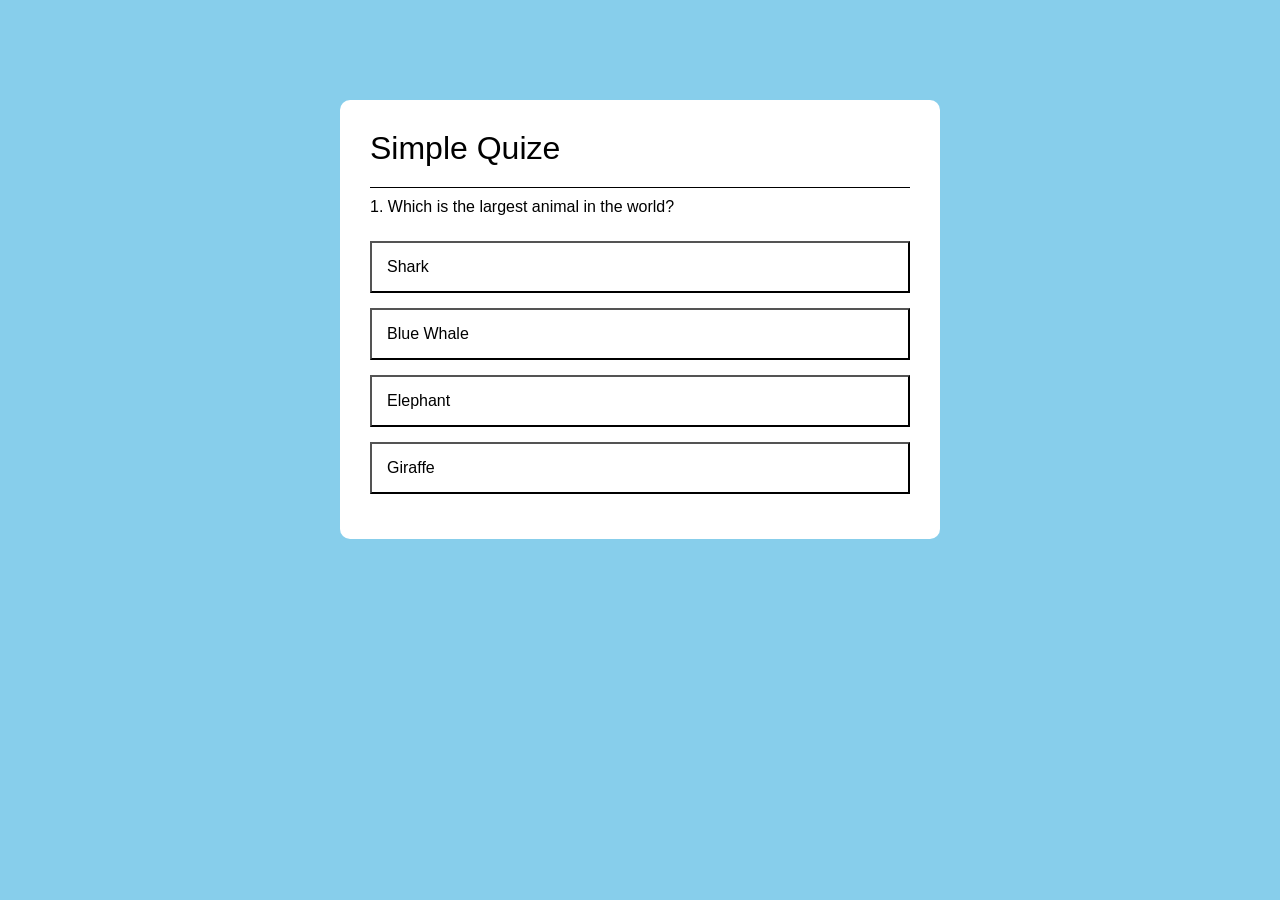
<file: PR/PR-1.html>
<!DOCTYPE html>
<html lang="en">

<head>
  <meta charset="UTF-8">
  <meta name="viewport" content="width=device-width, initial-scale=1.0">
  <title>Quiz App</title>
  <link rel="stylesheet" href="PR-1.css">
</head>

<body>

  <div class="app">
    <h1>Simple Quize</h1>
    <div class="quiz">
      <h2 id="Question">Question Is Hear</h2>
      <div id="answer-button">
        <button class="btn">Answer 1</button>
        <button class="btn">Answer 2</button>
        <button class="btn">Answer 3</button>
        <button class="btn">Answer 4</button>
      </div>
      <button id="next-btn">
        Next
      </button>
    </div>
  </div>



  <script src="PR-1.js"></script>
</body>

</html>
</file>
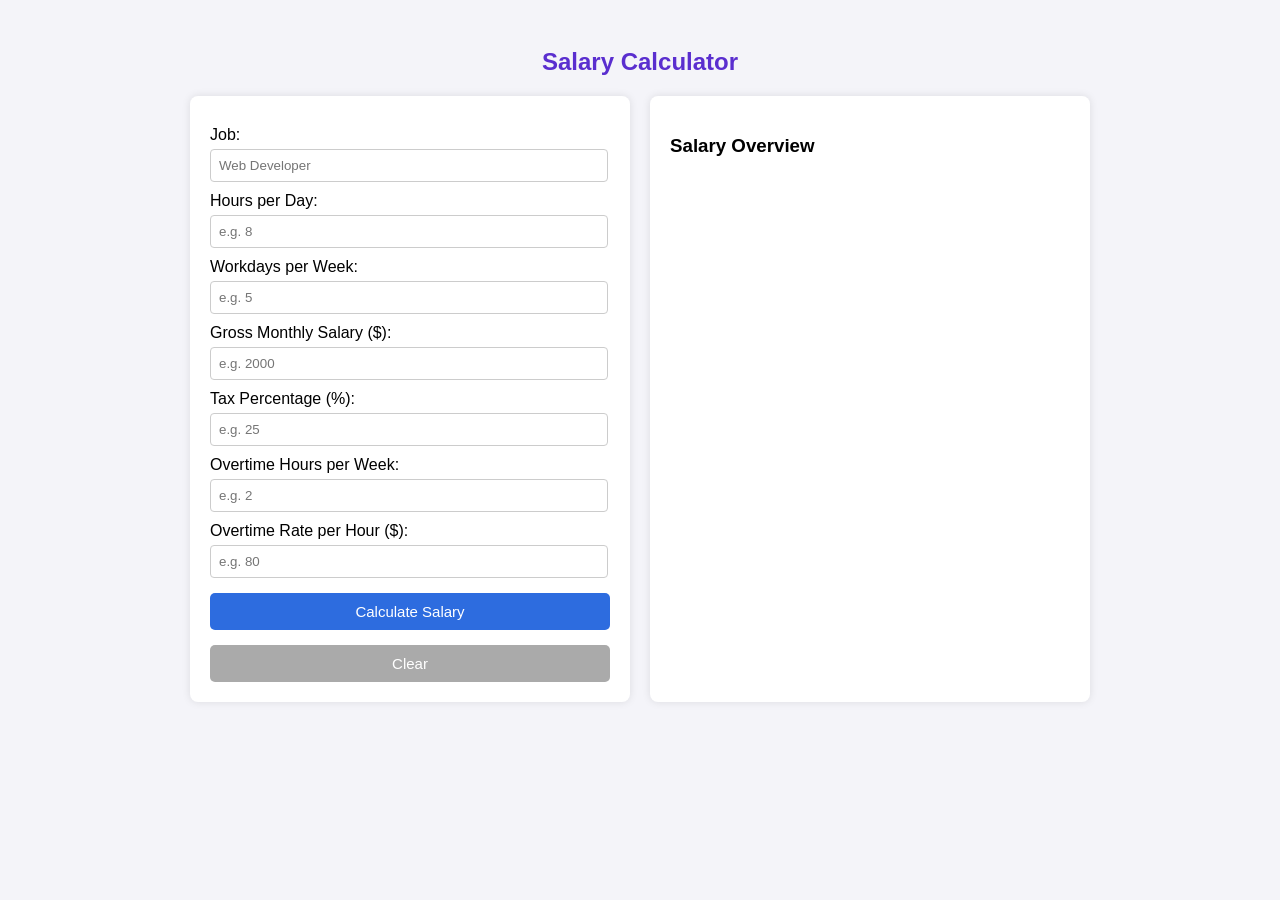
<file: PR/PR-2.html>
<!DOCTYPE html>
<html lang="en">

<head>
    <meta charset="UTF-8">
    <title>Salary Calculator</title>
    <style>
        body {
            font-family: Arial, sans-serif;
            background: #f4f4f9;
            padding: 20px
        }

        h2 {
            text-align: center;
            color: #5a2ecf
        }

        .container {
            display: flex;
            justify-content: center;
            gap: 20px;
            max-width: 900px;
            margin: auto
        }

        .form-box,
        .result-box {
            background: #fff;
            padding: 20px;
            border-radius: 8px;
            box-shadow: 0 0 8px rgba(0, 0, 0, 0.1);
            flex: 1
        }

        label {
            display: block;
            margin-top: 10px;
            text-align: left
        }

        input {
            width: 95%;
            padding: 8px;
            margin-top: 5px;
            border: 1px solid #ccc;
            border-radius: 4px
        }

        button {
            margin-top: 15px;
            padding: 10px;
            width: 100%;
            border: none;
            border-radius: 5px;
            cursor: pointer;
            font-size: 15px
        }

        #calcBtn {
            background: #2d6cdf;
            color: #fff
        }

        #clearBtn {
            background: #aaa;
            color: #fff
        }

        table {
            width: 100%;
            margin-top: 15px;
            border-collapse: collapse
        }

        td {
            padding: 8px;
            border-bottom: 1px solid #eee
        }

        td:first-child {
            text-align: left
        }

        td:last-child {
            text-align: right;
            font-weight: bold
        }
    </style>
</head>

<body>
    <h2>Salary Calculator</h2>
    <div class="container">
        <!-- Left: Form -->
        <div class="form-box">
            <label>Job:</label>
            <input type="text" id="job" placeholder="Web Developer">

            <label>Hours per Day:</label>
            <input type="number" id="hours" placeholder="e.g. 8">

            <label>Workdays per Week:</label>
            <input type="number" id="days" placeholder="e.g. 5">

            <label>Gross Monthly Salary ($):</label>
            <input type="number" id="monthly" placeholder="e.g. 2000">

            <label>Tax Percentage (%):</label>
            <input type="number" id="tax" placeholder="e.g. 25">

            <label>Overtime Hours per Week:</label>
            <input type="number" id="otHours" placeholder="e.g. 2">

            <label>Overtime Rate per Hour ($):</label>
            <input type="number" id="otRate" placeholder="e.g. 80">

            <button id="calcBtn" onclick="calc()">Calculate Salary</button>
            <button id="clearBtn" onclick="clearForm()">Clear</button>
        </div>

        <!-- Right: Result -->
        <div class="result-box">
            <h3 id="title">Salary Overview</h3>
            <table id="result"></table>
        </div>
    </div>

    <script>
        function calc() {
            var job = document.getElementById("job").value;
            var hours = +document.getElementById("hours").value;
            var days = +document.getElementById("days").value;
            var monthly = +document.getElementById("monthly").value;
            var tax = +document.getElementById("tax").value;
            var otHours = +document.getElementById("otHours").value;
            var otRate = +document.getElementById("otRate").value;

            if (monthly <= 0) { alert("Enter valid salary"); return; }

            var daily = monthly / (4 * days);
            var hourly = daily / hours;
            var taxDeduct = monthly * (tax / 100);
            var netMonthly = monthly - taxDeduct;
            var yearlyNet = netMonthly * 12;
            var overtime = otHours * otRate * 4; // 4 weeks in month
            var finalTotal = netMonthly + overtime;

            document.getElementById("title").innerText = "Salary Overview for " + (job || "Employee");
            document.getElementById("result").innerHTML =
                "<tr><td>Hourly Salary:</td><td>$" + hourly.toFixed(2) + "</td></tr>" +
                "<tr><td>Daily Salary:</td><td>$" + daily.toFixed(2) + "</td></tr>" +
                "<tr><td>Monthly Gross Salary:</td><td>$" + monthly.toFixed(2) + "</td></tr>" +
                "<tr><td>Tax Deduction:</td><td>-$" + taxDeduct.toFixed(2) + "</td></tr>" +
                "<tr><td>Monthly Net Salary:</td><td>$" + netMonthly.toFixed(2) + "</td></tr>" +
                "<tr><td>Yearly Net Salary:</td><td>$" + yearlyNet.toFixed(2) + "</td></tr>" +
                "<tr><td>Total Overtime Earnings:</td><td>$" + overtime.toFixed(2) + "</td></tr>" +
                "<tr><td>Total Earnings (Including Overtime):</td><td>$" + finalTotal.toFixed(2) + "</td></tr>";
        }

        function clearForm() {
            document.querySelectorAll("input").forEach(el => el.value = "");
            document.getElementById("result").innerHTML = "";
            document.getElementById("title").innerText = "Salary Overview";
        }
    </script>
</body>

</html>
</file>
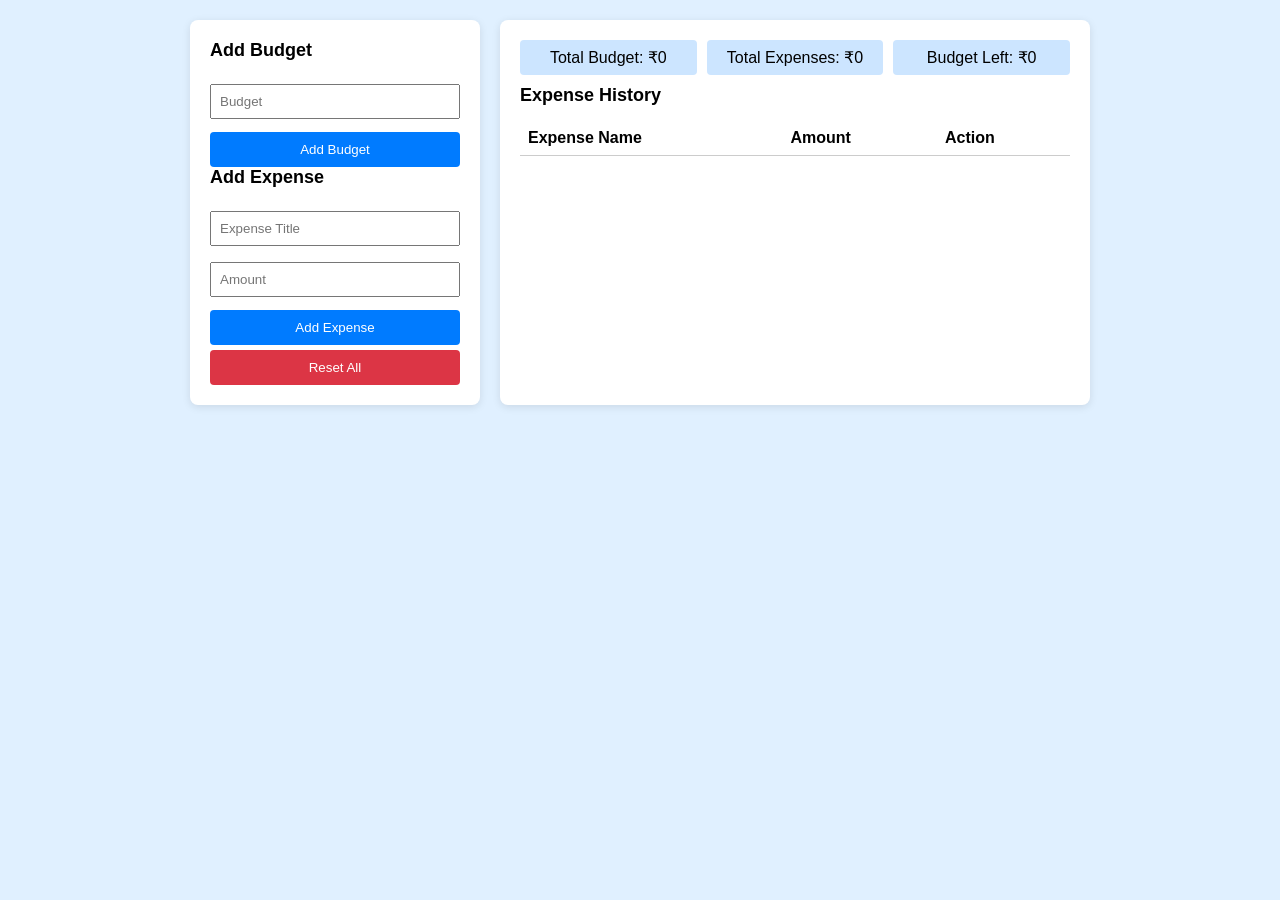
<file: PR/PR-3.html>
<!DOCTYPE html>
<html lang="en">

<head>
    <meta charset="UTF-8">
    <meta name="viewport" content="width=device-width, initial-scale=1.0">
    <title>Budget Tracker</title>
    <style>
        body {
            font-family: Arial;
            background: #e0f0ff;
            margin: 0;
            padding: 20px;
            display: flex;
            justify-content: center;
        }

        .container {
            display: flex;
            gap: 20px;
            flex-wrap: wrap;
            max-width: 900px;
            width: 100%;
        }

        .card {
            background: #fff;
            padding: 20px;
            border-radius: 8px;
            box-shadow: 0 2px 8px rgba(0, 0, 0, 0.1);
            width: 250px;
        }

        .card h2 {
            margin-top: 0;
            font-size: 18px;
        }

        input {
            width: 100%;
            padding: 8px;
            margin: 8px 0;
            box-sizing: border-box;
        }

        button {
            width: 100%;
            padding: 10px;
            margin-top: 5px;
            border: none;
            border-radius: 4px;
            cursor: pointer;
        }

        .btn-blue {
            background: #007bff;
            color: white;
        }

        .btn-red {
            background: #dc3545;
            color: white;
        }

        .summary {
            display: flex;
            gap: 10px;
            margin-bottom: 10px;
        }

        .summary div {
            flex: 1;
            background: #cce5ff;
            padding: 8px;
            text-align: center;
            border-radius: 4px;
        }

        table {
            width: 100%;
            border-collapse: collapse;
        }

        th,
        td {
            padding: 8px;
            text-align: left;
            border-bottom: 1px solid #ccc;
        }

        .remove-btn {
            background: #dc3545;
            color: #fff;
            border: none;
            padding: 5px 8px;
            border-radius: 4px;
            cursor: pointer;
        }
    </style>
</head>

<body>
    <div class="container">
        <div class="card">
            <h2>Add Budget</h2>
            <input type="number" id="budgetInput" placeholder="Budget">
            <button class="btn-blue" id="setBudgetBtn">Add Budget</button>

            <h2>Add Expense</h2>
            <input type="text" id="expenseTitle" placeholder="Expense Title">
            <input type="number" id="expenseAmount" placeholder="Amount">
            <button class="btn-blue" id="addExpenseBtn">Add Expense</button>

            <button class="btn-red" id="resetBtn">Reset All</button>
        </div>

        <div class="card" style="flex:1;">
            <div class="summary">
                <div>Total Budget: ₹<span id="totalBudget">0</span></div>
                <div>Total Expenses: ₹<span id="totalExpenses">0</span></div>
                <div>Budget Left: ₹<span id="remainingBalance">0</span></div>
            </div>

            <h2>Expense History</h2>
            <table>
                <thead>
                    <tr>
                        <th>Expense Name</th>
                        <th>Amount</th>
                        <th>Action</th>
                    </tr>
                </thead>
                <tbody id="expenseList"></tbody>
            </table>
        </div>
    </div>

    <script>
        let totalBudget = localStorage.getItem('totalBudget') || 0;
        let expenses = JSON.parse(localStorage.getItem('expenses')) || [];

        const budgetInput = document.getElementById('budgetInput');
        const setBudgetBtn = document.getElementById('setBudgetBtn');
        const expenseTitle = document.getElementById('expenseTitle');
        const expenseAmount = document.getElementById('expenseAmount');
        const addExpenseBtn = document.getElementById('addExpenseBtn');
        const totalBudgetEl = document.getElementById('totalBudget');
        const totalExpensesEl = document.getElementById('totalExpenses');
        const remainingBalanceEl = document.getElementById('remainingBalance');
        const expenseList = document.getElementById('expenseList');
        const resetBtn = document.getElementById('resetBtn');

        function updateUI() {
            totalBudgetEl.textContent = totalBudget;
            let totalExpenses = expenses.reduce((sum, e) => sum + e.amount, 0);
            totalExpensesEl.textContent = totalExpenses;
            remainingBalanceEl.textContent = totalBudget - totalExpenses;

            expenseList.innerHTML = '';
            expenses.forEach(e => {
                const tr = document.createElement('tr');
                tr.innerHTML = `<td>${e.title}</td><td>₹${e.amount}</td>
                        <td><button class="remove-btn" onclick="removeExpense(${e.id})">Remove</button></td>`;
                expenseList.appendChild(tr);
            });

            localStorage.setItem('totalBudget', totalBudget);
            localStorage.setItem('expenses', JSON.stringify(expenses));
        }

        function setBudget() {
            let value = parseFloat(budgetInput.value);
            if (isNaN(value) || value < 0) { alert('Enter valid budget'); return; }
            totalBudget = value;
            budgetInput.value = '';
            updateUI();
        }

        function addExpense() {
            let title = expenseTitle.value.trim();
            let amount = parseFloat(expenseAmount.value);
            if (!title || isNaN(amount) || amount < 0) { alert('Enter valid expense'); return; }
            expenses.push({ id: Date.now(), title, amount });
            expenseTitle.value = '';
            expenseAmount.value = '';
            updateUI();
        }

        function removeExpense(id) {
            expenses = expenses.filter(e => e.id !== id);
            updateUI();
        }

        function resetAll() {
            if (!confirm('Are you sure?')) return;
            totalBudget = 0;
            expenses = [];
            localStorage.clear();
            updateUI();
        }

        setBudgetBtn.onclick = setBudget;
        addExpenseBtn.onclick = addExpense;
        resetBtn.onclick = resetAll;

        updateUI();

    </script>
</body>

</html>
</file>
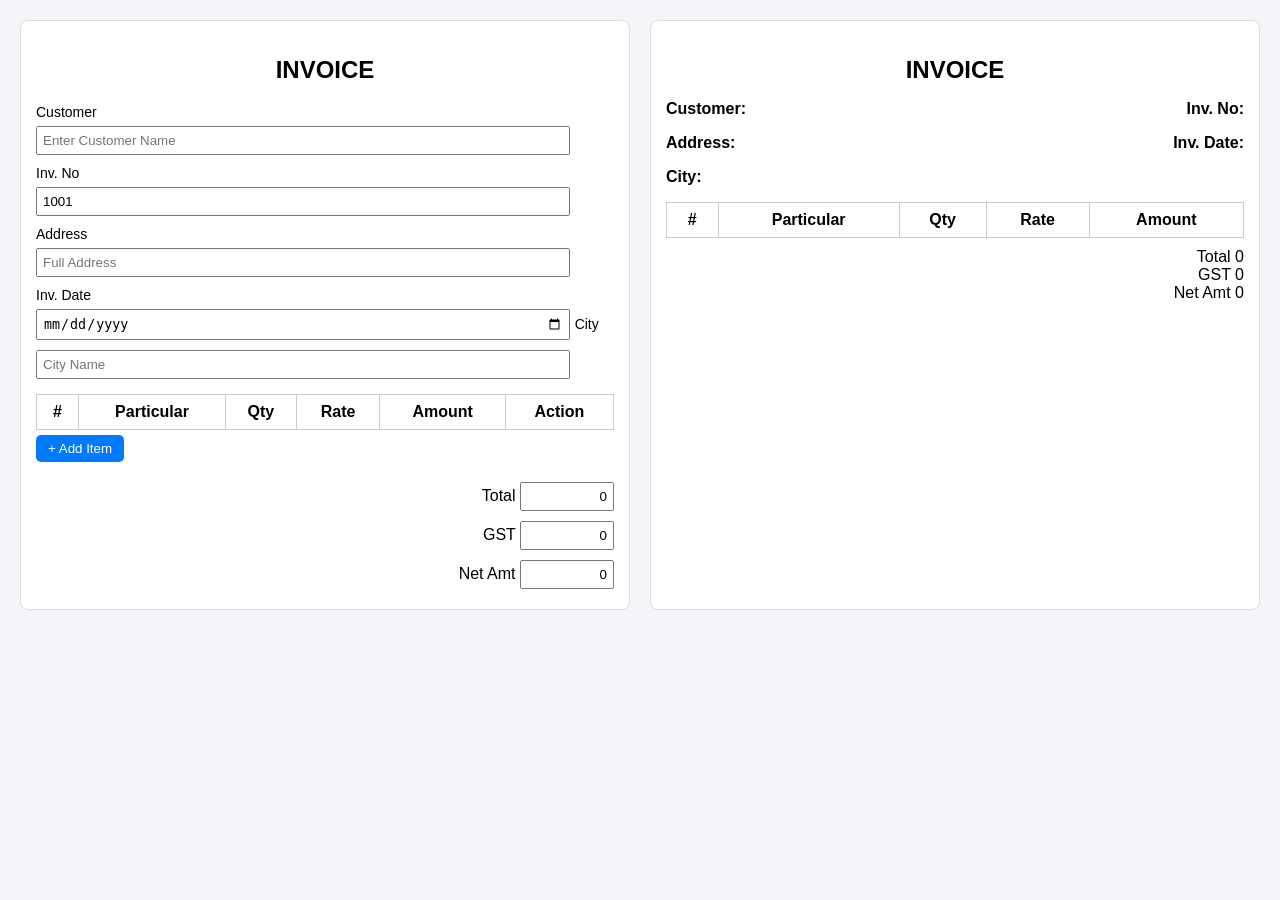
<file: PR/PR-4.html>
<!DOCTYPE html>
<html lang="en">

<head>
    <meta charset="UTF-8">
    <title>Invoice System</title>
    <style>
        body {
            font-family: Arial, sans-serif;
            margin: 20px;
            background: #f4f4f9;
        }

        .main {
            display: flex;
            justify-content: space-between;
            gap: 20px;
        }

        .box {
            flex: 1;
            background: #fff;
            padding: 15px;
            border: 1px solid #ddd;
            border-radius: 8px;
        }

        h2 {
            text-align: center;
            margin-bottom: 15px;
        }

        label {
            font-size: 14px;
            display: inline-block;
            margin-top: 5px;
        }

        input {
            padding: 5px;
            margin: 5px 0;
            width: 90%;
        }

        table {
            width: 100%;
            border-collapse: collapse;
            margin-top: 10px;
        }

        table,
        th,
        td {
            border: 1px solid #ccc;
        }

        th,
        td {
            padding: 8px;
            text-align: center;
        }

        .btn {
            padding: 6px 12px;
            border: none;
            border-radius: 5px;
            background: #007bff;
            color: #fff;
            cursor: pointer;
            margin: 5px 0;
        }

        .btn:hover {
            background: #0056b3;
        }

        .total-box {
            margin-top: 10px;
            text-align: right;
        }

        .total-box input {
            width: 80px;
            text-align: right;
        }

        .remove-btn {
            background: #dc3545;
            color: #fff;
            border: none;
            padding: 5px 10px;
            border-radius: 5px;
            cursor: pointer;
        }

        .remove-btn:hover {
            background: #a71d2a;
        }
    </style>
</head>

<body>

    <div class="main">
        <!-- Input Section -->
        <div class="box">
            <h2>INVOICE</h2>
            <div>
                <label>Customer</label>
                <input type="text" id="customer" placeholder="Enter Customer Name" oninput="updatePreview()">
                <label>Inv. No</label>
                <input type="text" id="invNo" value="1001" oninput="updatePreview()"><br>
                <label>Address</label>
                <input type="text" id="address" placeholder="Full Address" oninput="updatePreview()">
                <label>Inv. Date</label>
                <input type="date" id="invDate" oninput="updatePreview()">
                <label>City</label>
                <input type="text" id="city" placeholder="City Name" oninput="updatePreview()">
            </div>

            <table id="itemTable">
                <thead>
                    <tr>
                        <th>#</th>
                        <th>Particular</th>
                        <th>Qty</th>
                        <th>Rate</th>
                        <th>Amount</th>
                        <th>Action</th>
                    </tr>
                </thead>
                <tbody>
                </tbody>
            </table>
            <button class="btn" onclick="addRow()">+ Add Item</button>

            <div class="total-box">
                <div>Total <input type="text" id="total" readonly value="0"></div>
                <div>GST <input type="text" id="gst" readonly value="0"></div>
                <div>Net Amt <input type="text" id="netAmt" readonly value="0"></div>
            </div>
        </div>

        <!-- Output Section (Preview Only) -->
        <div class="box" id="printArea">
            <h2>INVOICE</h2>
            <p><b>Customer:</b> <span id="pCustomer"></span>
                <span style="float:right"><b>Inv. No:</b> <span id="pInvNo"></span></span>
            </p>
            <p><b>Address:</b> <span id="pAddress"></span>
                <span style="float:right"><b>Inv. Date:</b> <span id="pInvDate"></span></span>
            </p>
            <p><b>City:</b> <span id="pCity"></span></p>

            <table id="pItemTable">
                <thead>
                    <tr>
                        <th>#</th>
                        <th>Particular</th>
                        <th>Qty</th>
                        <th>Rate</th>
                        <th>Amount</th>
                    </tr>
                </thead>
                <tbody></tbody>
            </table>
            <div class="total-box">
                <div>Total <span id="pTotal">0</span></div>
                <div>GST <span id="pGst">0</span></div>
                <div>Net Amt <span id="pNetAmt">0</span></div>
            </div>
        </div>
    </div>

    <script>
        function addRow() {
            let table = document.querySelector("#itemTable tbody");
            let rowCount = table.rows.length + 1;
            let row = table.insertRow();
            row.innerHTML = `
      <td>${rowCount}</td>
      <td><input type="text" class="particular" value="Item ${rowCount}" oninput="updateCalc()"></td>
      <td><input type="number" class="qty" value="1" min="1" oninput="updateCalc()"></td>
      <td><input type="number" class="rate" value="0" min="0" oninput="updateCalc()"></td>
      <td><input type="text" class="amount" readonly></td>
      <td><button class="remove-btn" onclick="removeRow(this)">X</button></td>
    `;
            updateCalc();
        }

        function removeRow(btn) {
            let row = btn.parentNode.parentNode;
            row.parentNode.removeChild(row);
            updateCalc();
        }

        function updateCalc() {
            let qty = document.querySelectorAll(".qty");
            let rate = document.querySelectorAll(".rate");
            let amount = document.querySelectorAll(".amount");

            let total = 0;
            for (let i = 0; i < qty.length; i++) {
                let q = parseFloat(qty[i].value) || 0;
                let r = parseFloat(rate[i].value) || 0;
                let amt = q * r;
                amount[i].value = amt;
                total += amt;
            }

            let gst = 25; // fixed (jaise image me)
            let net = total + gst;

            document.getElementById("total").value = total.toFixed(2);
            document.getElementById("gst").value = gst.toFixed(2);
            document.getElementById("netAmt").value = net.toFixed(2);

            updatePreview(total, gst, net);
        }

        function updatePreview(total = 0, gst = 0, net = 0) {
            // Customer info
            document.getElementById("pCustomer").innerText = document.getElementById("customer").value;
            document.getElementById("pInvNo").innerText = document.getElementById("invNo").value;
            document.getElementById("pAddress").innerText = document.getElementById("address").value;
            document.getElementById("pInvDate").innerText = document.getElementById("invDate").value;
            document.getElementById("pCity").innerText = document.getElementById("city").value;

            // Items
            let tbody = document.querySelector("#pItemTable tbody");
            tbody.innerHTML = "";
            let rows = document.querySelectorAll("#itemTable tbody tr");
            rows.forEach((row, i) => {
                let name = row.querySelector(".particular").value;
                let qty = row.querySelector(".qty").value;
                let rate = row.querySelector(".rate").value;
                let amt = row.querySelector(".amount").value;
                tbody.innerHTML += `<tr>
        <td>${i + 1}</td>
        <td>${name}</td>
        <td>${qty}</td>
        <td>${rate}</td>
        <td>${amt}</td>
      </tr>`;
            });

            // Totals
            document.getElementById("pTotal").innerText = document.getElementById("total").value;
            document.getElementById("pGst").innerText = document.getElementById("gst").value;
            document.getElementById("pNetAmt").innerText = document.getElementById("netAmt").value;
        }
    </script>

</body>

</html>
</file>
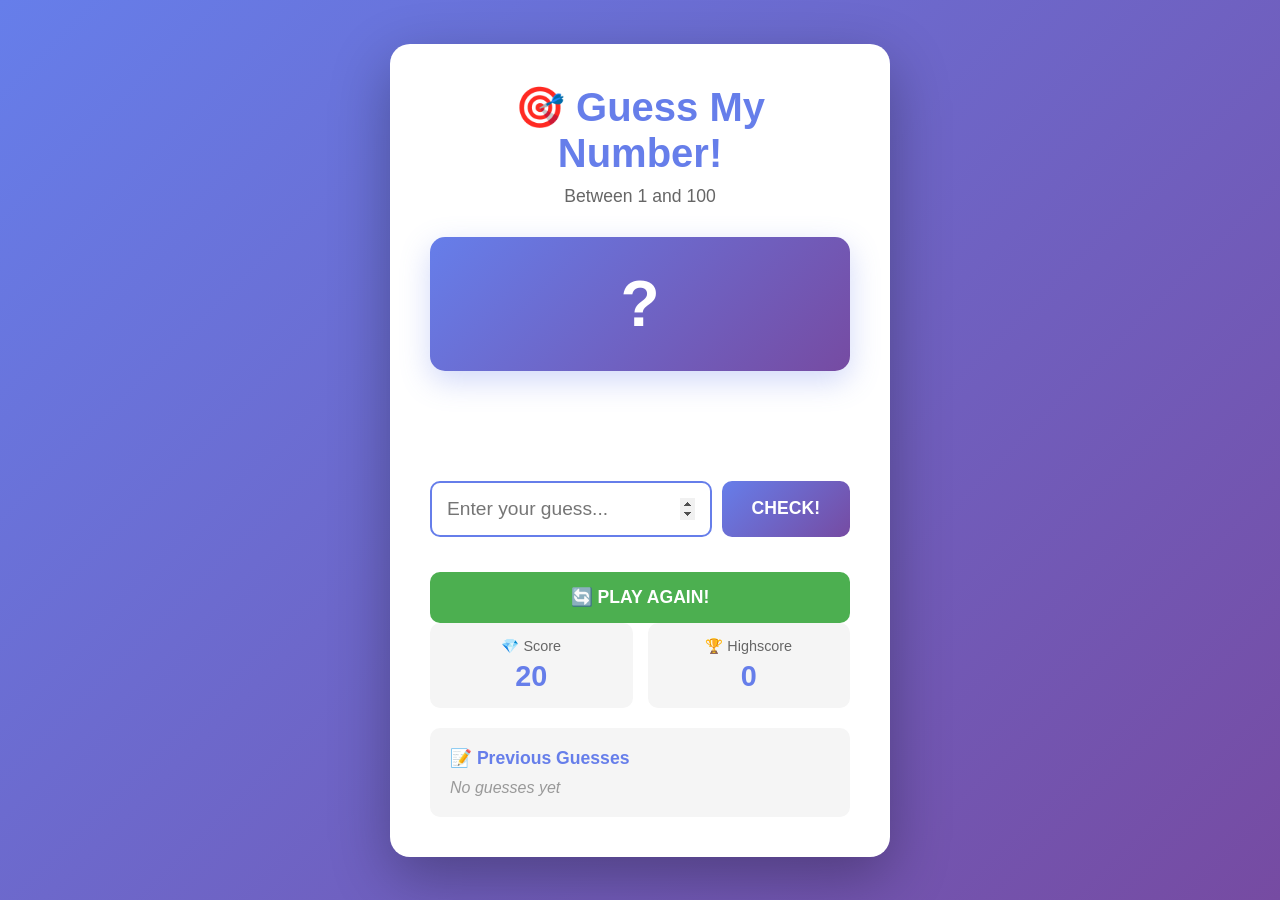
<file: PR/PR-5.html>
<!DOCTYPE html>
<html lang="en">

<head>
    <meta charset="UTF-8">
    <meta name="viewport" content="width=device-width, initial-scale=1.0">
    <title>Guess My Number!</title>
    <style>
        * {
            margin: 0;
            padding: 0;
            box-sizing: border-box;
        }

        body {
            font-family: 'Segoe UI', Tahoma, Geneva, Verdana, sans-serif;
            background: linear-gradient(135deg, #667eea 0%, #764ba2 100%);
            min-height: 100vh;
            display: flex;
            justify-content: center;
            align-items: center;
            padding: 20px;
        }

        .container {
            background: white;
            border-radius: 20px;
            box-shadow: 0 20px 60px rgba(0, 0, 0, 0.3);
            padding: 40px;
            max-width: 500px;
            width: 100%;
            animation: slideIn 0.5s ease-out;
        }

        @keyframes slideIn {
            from {
                opacity: 0;
                transform: translateY(-30px);
            }

            to {
                opacity: 1;
                transform: translateY(0);
            }
        }

        h1 {
            color: #667eea;
            text-align: center;
            margin-bottom: 10px;
            font-size: 2.5em;
        }

        .range-info {
            text-align: center;
            color: #666;
            margin-bottom: 30px;
            font-size: 1.1em;
        }

        .number-display {
            background: linear-gradient(135deg, #667eea 0%, #764ba2 100%);
            color: white;
            font-size: 4em;
            font-weight: bold;
            text-align: center;
            padding: 30px;
            border-radius: 15px;
            margin-bottom: 30px;
            min-height: 120px;
            display: flex;
            align-items: center;
            justify-content: center;
            box-shadow: 0 10px 30px rgba(102, 126, 234, 0.3);
        }

        .feedback {
            text-align: center;
            margin-bottom: 20px;
            min-height: 60px;
            display: flex;
            align-items: center;
            justify-content: center;
        }

        .feedback-message {
            font-size: 1.3em;
            font-weight: 600;
            padding: 15px 25px;
            border-radius: 10px;
            animation: fadeIn 0.3s ease-in;
        }

        @keyframes fadeIn {
            from {
                opacity: 0;
            }

            to {
                opacity: 1;
            }
        }

        .feedback-message.correct {
            background: #4caf50;
            color: white;
        }

        .feedback-message.high {
            background: #ff9800;
            color: white;
        }

        .feedback-message.low {
            background: #2196f3;
            color: white;
        }

        .feedback-message.error {
            background: #f44336;
            color: white;
        }

        .input-group {
            display: flex;
            gap: 10px;
            margin-bottom: 25px;
        }

        input[type="number"] {
            flex: 1;
            padding: 15px;
            font-size: 1.2em;
            border: 2px solid #ddd;
            border-radius: 10px;
            outline: none;
            transition: border-color 0.3s;
        }

        input[type="number"]:focus {
            border-color: #667eea;
        }

        button {
            padding: 15px 30px;
            font-size: 1.1em;
            font-weight: 600;
            border: none;
            border-radius: 10px;
            cursor: pointer;
            transition: all 0.3s;
            text-transform: uppercase;
        }

        .check-btn {
            background: linear-gradient(135deg, #667eea 0%, #764ba2 100%);
            color: white;
            flex: 0 0 auto;
        }

        .check-btn:hover {
            transform: translateY(-2px);
            box-shadow: 0 5px 15px rgba(102, 126, 234, 0.4);
        }

        .check-btn:disabled {
            background: #ccc;
            cursor: not-allowed;
            transform: none;
        }

        .again-btn {
            background: #4caf50;
            color: white;
            width: 100%;
            margin-top: 10px;
        }

        .again-btn:hover {
            background: #45a049;
            transform: translateY(-2px);
            box-shadow: 0 5px 15px rgba(76, 175, 80, 0.4);
        }

        .stats {
            display: grid;
            grid-template-columns: 1fr 1fr;
            gap: 15px;
            margin-bottom: 20px;
        }

        .stat-box {
            background: #f5f5f5;
            padding: 15px;
            border-radius: 10px;
            text-align: center;
        }

        .stat-label {
            color: #666;
            font-size: 0.9em;
            margin-bottom: 5px;
        }

        .stat-value {
            font-size: 1.8em;
            font-weight: bold;
            color: #667eea;
        }

        .previous-guesses {
            background: #f5f5f5;
            padding: 20px;
            border-radius: 10px;
        }

        .previous-guesses h3 {
            color: #667eea;
            margin-bottom: 10px;
            font-size: 1.1em;
        }

        .guesses-list {
            display: flex;
            flex-wrap: wrap;
            gap: 10px;
        }

        .guess-item {
            background: white;
            padding: 8px 15px;
            border-radius: 8px;
            font-weight: 600;
            color: #666;
            box-shadow: 0 2px 5px rgba(0, 0, 0, 0.1);
        }

        .empty-state {
            color: #999;
            font-style: italic;
        }

        @media (max-width: 480px) {
            .container {
                padding: 25px;
            }

            h1 {
                font-size: 2em;
            }

            .number-display {
                font-size: 3em;
                padding: 20px;
            }

            input[type="number"],
            button {
                font-size: 1em;
            }
        }
    </style>
</head>

<body>
    <div class="container">
        <h1>🎯 Guess My Number!</h1>
        <p class="range-info">Between 1 and 100</p>

        <div class="number-display" id="numberDisplay">?</div>

        <div class="feedback" id="feedback"></div>

        <div class="input-group">
            <input type="number" id="guessInput" placeholder="Enter your guess..." min="1" max="100">
            <button class="check-btn" id="checkBtn">Check!</button>
        </div>

        <button class="again-btn" id="againBtn">🔄 Play Again!</button>

        <div class="stats">
            <div class="stat-box">
                <div class="stat-label">💎 Score</div>
                <div class="stat-value" id="score">20</div>
            </div>
            <div class="stat-box">
                <div class="stat-label">🏆 Highscore</div>
                <div class="stat-value" id="highscore">0</div>
            </div>
        </div>

        <div class="previous-guesses">
            <h3>📝 Previous Guesses</h3>
            <div class="guesses-list" id="guessesList">
                <span class="empty-state">No guesses yet</span>
            </div>
        </div>
    </div>

    <script>
        // Game state
        let targetNumber = Math.floor(Math.random() * 100) + 1;
        let score = 20;
        let highscore = 0;
        let gameOver = false;
        let previousGuesses = [];

        // DOM elements
        const guessInput = document.getElementById('guessInput');
        const checkBtn = document.getElementById('checkBtn');
        const againBtn = document.getElementById('againBtn');
        const feedback = document.getElementById('feedback');
        const numberDisplay = document.getElementById('numberDisplay');
        const scoreDisplay = document.getElementById('score');
        const highscoreDisplay = document.getElementById('highscore');
        const guessesList = document.getElementById('guessesList');

        // Display feedback message
        function showFeedback(message, type) {
            feedback.innerHTML = `<div class="feedback-message ${type}">${message}</div>`;
        }

        // Update guesses list
        function updateGuessesList() {
            if (previousGuesses.length === 0) {
                guessesList.innerHTML = '<span class="empty-state">No guesses yet</span>';
            } else {
                guessesList.innerHTML = previousGuesses
                    .map(guess => `<span class="guess-item">${guess}</span>`)
                    .join('');
            }
        }

        // Update score
        function updateScore(newScore) {
            score = newScore;
            scoreDisplay.textContent = score;

            if (score > highscore) {
                highscore = score;
                highscoreDisplay.textContent = highscore;
            }
        }

        // Check guess
        function checkGuess() {
            if (gameOver) return;

            const guess = parseInt(guessInput.value);

            // Input validation
            if (!guessInput.value || isNaN(guess)) {
                showFeedback('⚠️ Please enter a valid number!', 'error');
                return;
            }

            if (guess < 1 || guess > 100) {
                showFeedback('⚠️ Number must be between 1 and 100!', 'error');
                return;
            }

            if (previousGuesses.includes(guess)) {
                showFeedback('⚠️ You already guessed this number!', 'error');
                return;
            }

            // Add to previous guesses
            previousGuesses.push(guess);
            updateGuessesList();

            // Decrease score
            if (score > 1) {
                updateScore(score - 1);
            }

            // Check if guess is correct
            if (guess === targetNumber) {
                showFeedback('🎉 Correct Number! You Won!', 'correct');
                numberDisplay.textContent = targetNumber;
                gameOver = true;
                checkBtn.disabled = true;
                guessInput.disabled = true;
            } else if (guess > targetNumber) {
                showFeedback('📉 Too High! Try a lower number', 'high');
            } else {
                showFeedback('📈 Too Low! Try a higher number', 'low');
            }

            // Check if score reached 0
            if (score === 0 && !gameOver) {
                showFeedback('💥 Game Over! You lost!', 'error');
                numberDisplay.textContent = targetNumber;
                gameOver = true;
                checkBtn.disabled = true;
                guessInput.disabled = true;
            }

            // Clear input
            guessInput.value = '';
            guessInput.focus();
        }

        // Reset game
        function resetGame() {
            targetNumber = Math.floor(Math.random() * 100) + 1;
            score = 20;
            gameOver = false;
            previousGuesses = [];

            numberDisplay.textContent = '?';
            scoreDisplay.textContent = score;
            feedback.innerHTML = '';
            guessInput.value = '';
            guessInput.disabled = false;
            checkBtn.disabled = false;
            updateGuessesList();
            guessInput.focus();
        }

        // Event listeners
        checkBtn.addEventListener('click', checkGuess);
        againBtn.addEventListener('click', resetGame);

        guessInput.addEventListener('keypress', (e) => {
            if (e.key === 'Enter') {
                checkGuess();
            }
        });

        // Focus input on load
        guessInput.focus();
    </script>
</body>

</html>
</file>
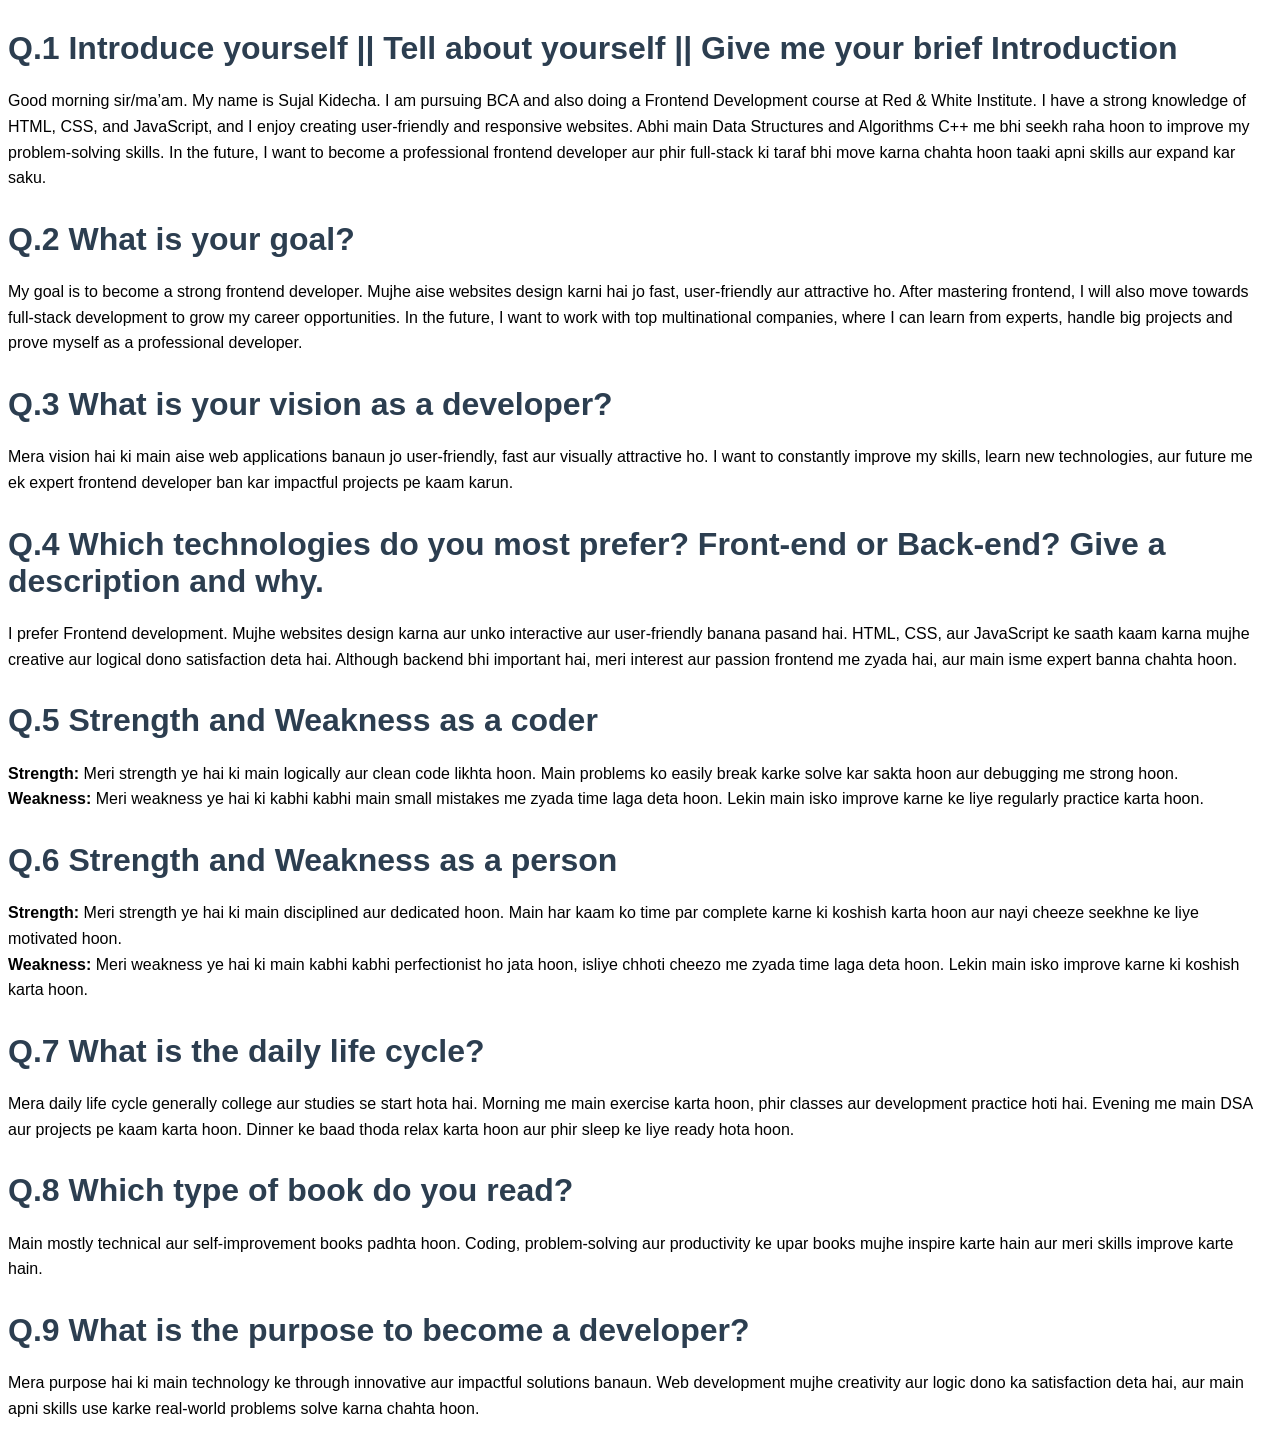
<file: PR/SoftSkill.html>
<!DOCTYPE html>
<html lang="en">

<head>
    <meta charset="UTF-8">
    <meta name="viewport" content="width=device-width, initial-scale=1.0">
    <title>Soft Skills Answers</title>
    <style>
        html {
            font-family: 'Segoe UI', Tahoma, Geneva, Verdana, sans-serif;
        }

        h1 {
            margin-top: 30px;
            color: #2c3e50;
        }

        p {
            font-size: 16px;
            line-height: 1.6;
        }
    </style>
</head>

<body>
    <h1>Q.1 Introduce yourself || Tell about yourself || Give me your brief Introduction</h1>
    <p>Good morning sir/ma’am. My name is Sujal Kidecha. I am pursuing BCA and also doing a Frontend Development course
        at Red & White Institute. I have a strong knowledge of HTML, CSS, and JavaScript, and I enjoy creating
        user-friendly and responsive websites. Abhi main Data Structures and Algorithms C++ me bhi seekh raha hoon to
        improve my problem-solving skills. In the future, I want to become a professional frontend developer aur phir
        full-stack ki taraf bhi move karna chahta hoon taaki apni skills aur expand kar saku.</p>

    <h1>Q.2 What is your goal?</h1>
    <p>My goal is to become a strong frontend developer. Mujhe aise websites design karni hai jo fast, user-friendly aur
        attractive ho.
        After mastering frontend, I will also move towards full-stack development to grow my career opportunities.
        In the future, I want to work with top multinational companies, where I can learn from experts, handle big
        projects and prove myself as a professional developer.</p>

    <h1>Q.3 What is your vision as a developer?</h1>
    <p>Mera vision hai ki main aise web applications banaun jo user-friendly, fast aur visually attractive ho.
        I want to constantly improve my skills, learn new technologies, aur future me ek expert frontend developer ban
        kar impactful projects pe kaam karun.</p>

    <h1>Q.4 Which technologies do you most prefer? Front-end or Back-end? Give a description and why.</h1>
    <p>I prefer Frontend development. Mujhe websites design karna aur unko interactive aur user-friendly banana pasand
        hai.
        HTML, CSS, aur JavaScript ke saath kaam karna mujhe creative aur logical dono satisfaction deta hai.
        Although backend bhi important hai, meri interest aur passion frontend me zyada hai, aur main isme expert banna
        chahta hoon.</p>

    <h1>Q.5 Strength and Weakness as a coder</h1>
    <p><strong>Strength:</strong> Meri strength ye hai ki main logically aur clean code likhta hoon.
        Main problems ko easily break karke solve kar sakta hoon aur debugging me strong hoon.
        <br>
        <strong>Weakness:</strong> Meri weakness ye hai ki kabhi kabhi main small mistakes me zyada time laga deta hoon.
        Lekin main isko improve karne ke liye regularly practice karta hoon.
    </p>

    <h1>Q.6 Strength and Weakness as a person</h1>
    <p><strong>Strength:</strong> Meri strength ye hai ki main disciplined aur dedicated hoon.
        Main har kaam ko time par complete karne ki koshish karta hoon aur nayi cheeze seekhne ke liye motivated hoon.
        <br>
        <strong>Weakness:</strong> Meri weakness ye hai ki main kabhi kabhi perfectionist ho jata hoon, isliye chhoti
        cheezo me zyada time laga deta hoon.
        Lekin main isko improve karne ki koshish karta hoon.
    </p>

    <h1>Q.7 What is the daily life cycle?</h1>
    <p>Mera daily life cycle generally college aur studies se start hota hai.
        Morning me main exercise karta hoon, phir classes aur development practice hoti hai.
        Evening me main DSA aur projects pe kaam karta hoon. Dinner ke baad thoda relax karta hoon aur phir sleep ke
        liye ready hota hoon.</p>

    <h1>Q.8 Which type of book do you read?</h1>
    <p>Main mostly technical aur self-improvement books padhta hoon.
        Coding, problem-solving aur productivity ke upar books mujhe inspire karte hain aur meri skills improve karte
        hain.</p>

    <h1>Q.9 What is the purpose to become a developer?</h1>
    <p>Mera purpose hai ki main technology ke through innovative aur impactful solutions banaun.
        Web development mujhe creativity aur logic dono ka satisfaction deta hai, aur main apni skills use karke
        real-world problems solve karna chahta hoon.</p>

</body>

</html>
</file>
<file: PR/PR-1.css>
* {
    margin: 0;
    padding: 0;
    box-sizing: border-box;
}

body {
    background-color: skyblue;
}

html {

    font-family: 'Segoe UI', Tahoma, Geneva, Verdana, sans-serif;
}

.app {
    background-color: white;
    width: 90%;
    max-width: 600px;
    margin: 100px auto 0;
    border-radius: 10px;
    padding: 30px;
}

.app h1 {
    font-weight: 500;
    padding-bottom: 20px;
    border-bottom: 1px solid;
}

.app h2 {
    font-size: 16px;
    padding: 10px 0px;
    font-weight: 500;
}

.app .btn {
    display: block;
    padding: 15px;
    margin: 15px 0px;
    background-color: white;
    width: 100%;
    font-size: 16px;
    text-align: start;
    cursor: pointer;
    transition: all 0.2s ease-in-out;
}

.app .btn:hover {
    background-color: rgb(105, 105, 105);
    color: white;
}

.correct {
    background-color: green;
    color: white;
}

.wrong {
    background-color: red;
    color: white;
}

#next-btn {
    background-color: orangered;
    color: white;
    font-weight: 600;
    padding: 10px 15px;
    border: 1px solid;
    margin: 20px auto 0;
    border-radius: 4px;
    cursor: pointer;
    display: block;
    transition: all 0.2s linear;
}

#next-btn:hover {
    background-color: rgb(159, 42, 0);
}
</file>
